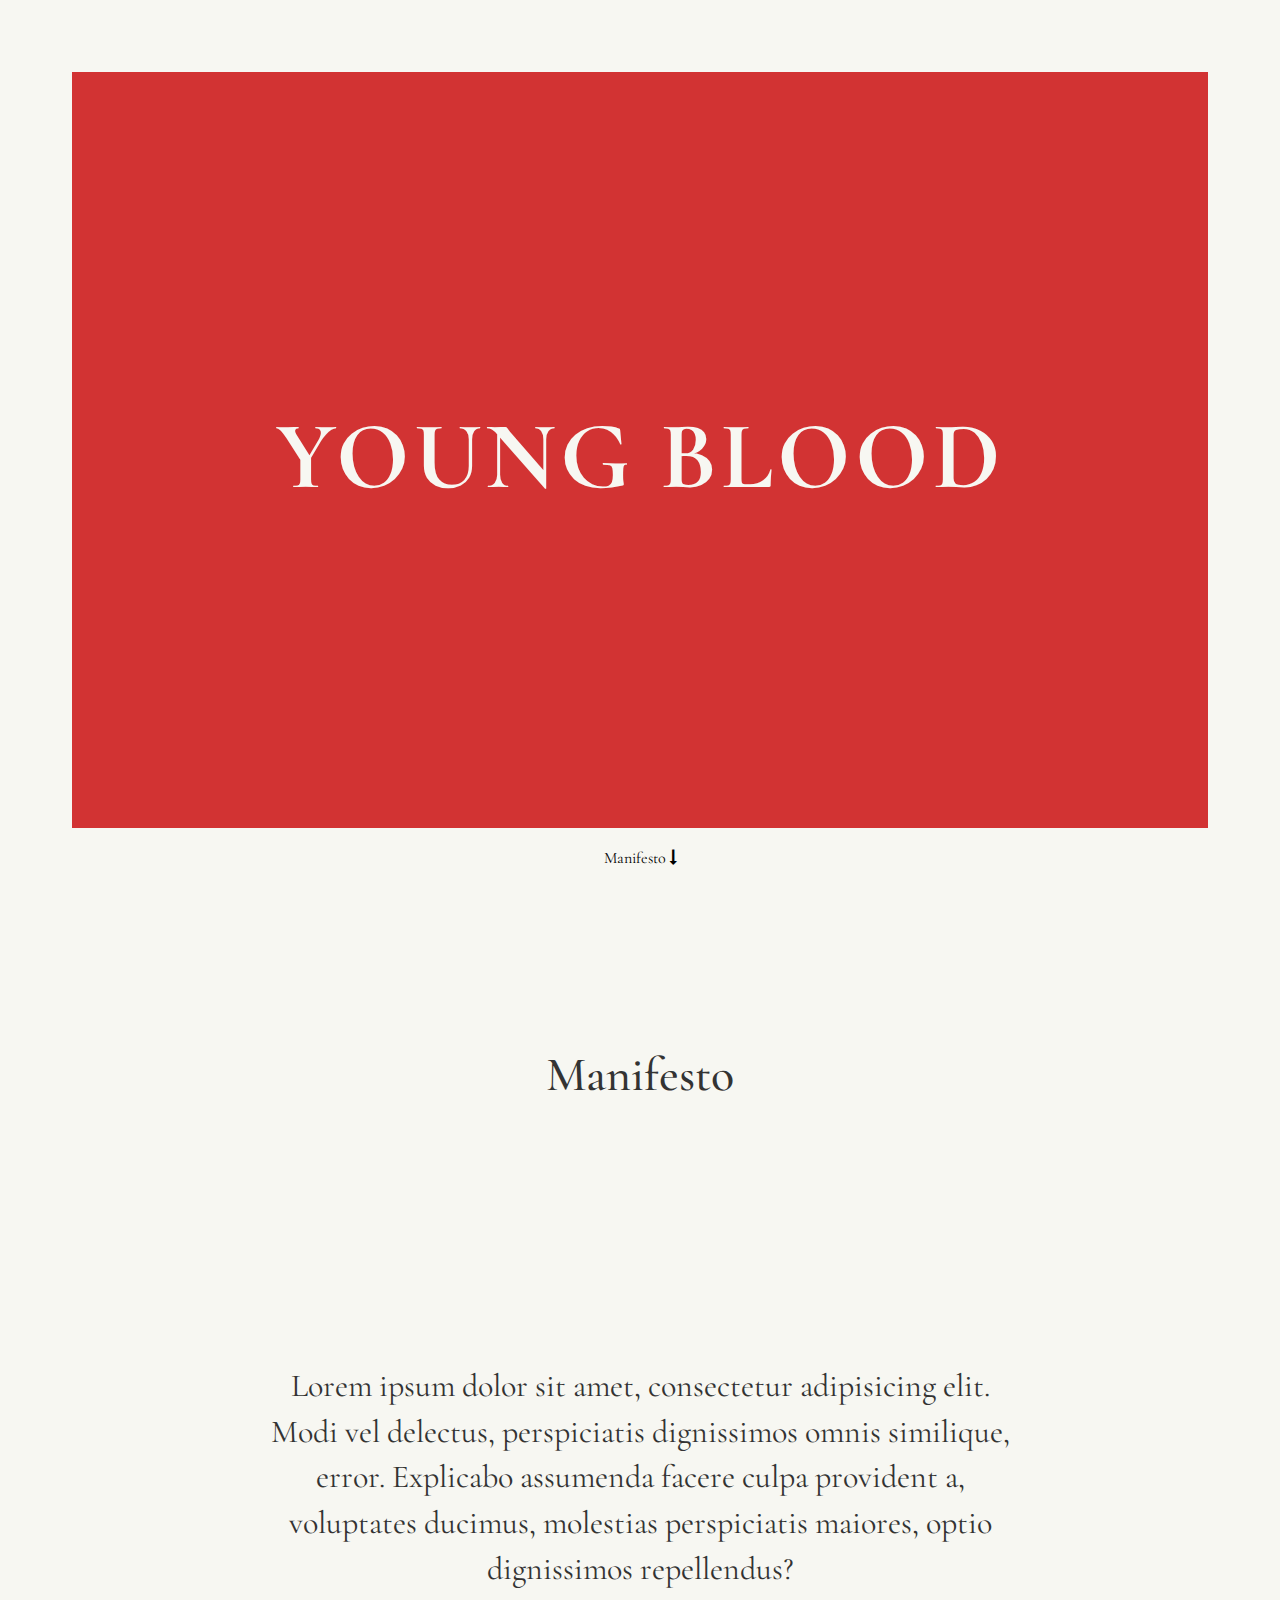
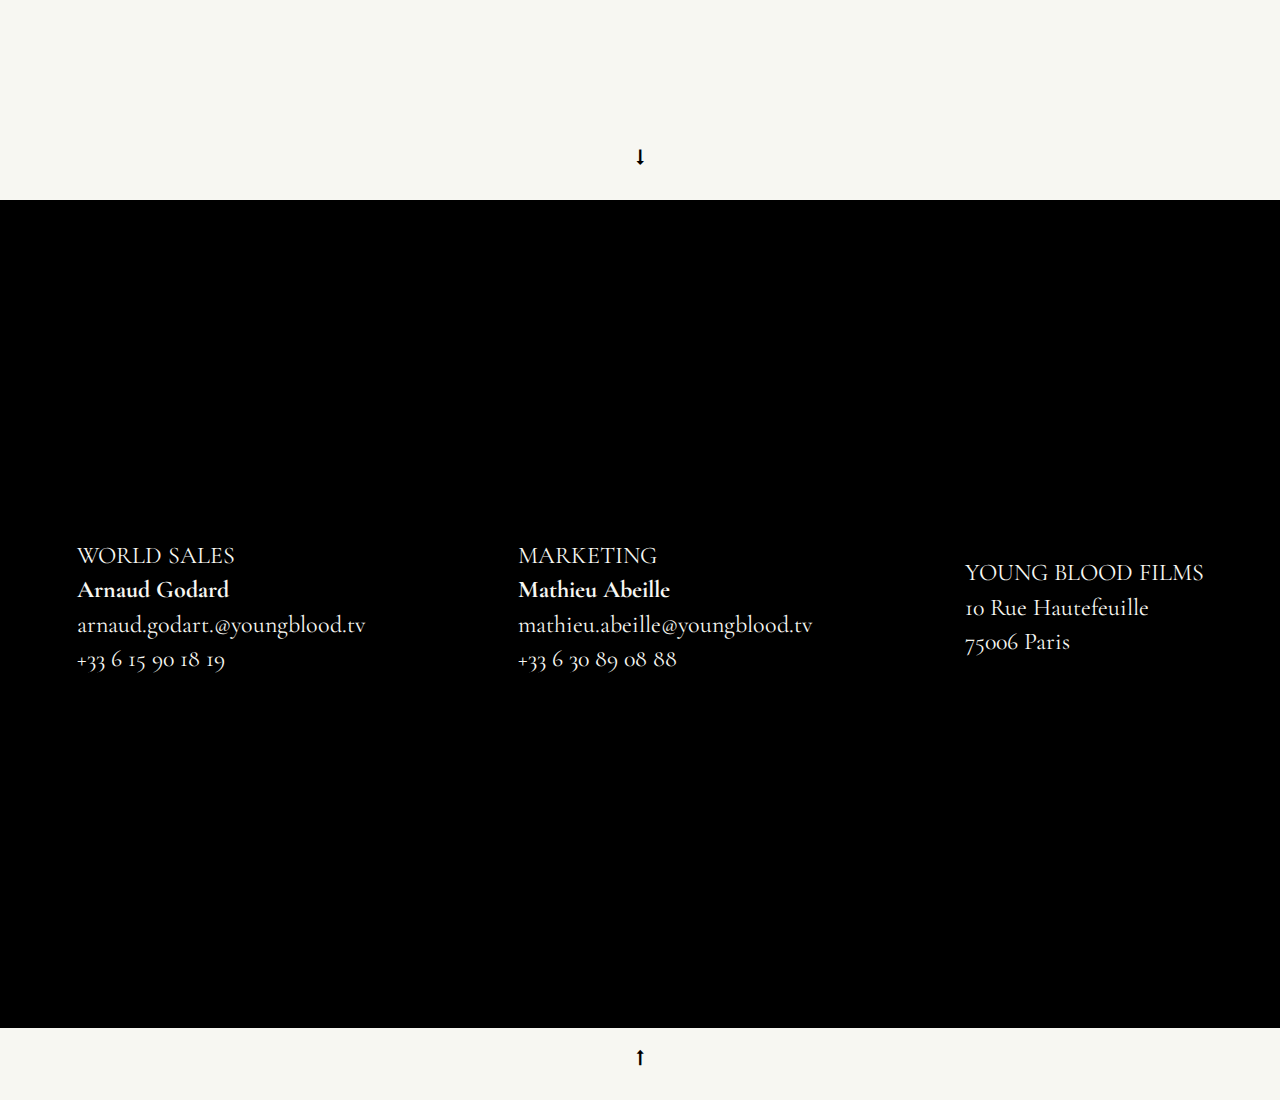
<file: index.html>
<!doctype html>
<html>
  <head>
    <meta charset="utf-8">
    <meta http-equiv="x-ua-compatible" content="ie=edge">
    <meta name="viewport"
          content="width=device-width, initial-scale=1, shrink-to-fit=no">
    <!-- Use the title from a page's frontmatter if it has one -->
    <title>Young Blood Films - World Sales</title>
    <link href="stylesheets/application-6f88d15f.css" rel="stylesheet" />
    <script src="javascripts/application-811b3b9e.js"></script>
    <link href="images/favicon-f15af148.png" rel="icon" type="image/png" />
  </head>
  <body>
    <div id="home">
  <div class="home-content">
    <div class="title shake">
     <h1>YOUNG BLOOD</h1>
    </div>
  </div>

</div>
<div class="scroll">
  <p>
    <a href="#manifesto">
    Manifesto
    <i class="fa fa-long-arrow-down" aria-hidden="true"></i>
  </a>
  </p>
</div>
<div id="manifesto">
  <h2>Manifesto</h2>
  <p>Lorem ipsum dolor sit amet, consectetur adipisicing elit. Modi vel delectus, perspiciatis dignissimos omnis similique, error. Explicabo assumenda facere culpa provident a, voluptates ducimus, molestias perspiciatis maiores, optio dignissimos repellendus?</p>
</div>
<div class="scroll">
  <p>
    <a href="#contact">
    <i class="fa fa-long-arrow-down" aria-hidden="true"></i>
  </a>
  </p>
</div>
<div id="contact">
  <p>WORLD SALES <br/> <b>Arnaud Godard </b><br/>arnaud.godart.@youngblood.tv<br/>+33 6 15 90 18 19</p>
  <p>MARKETING <br/> <b>Mathieu Abeille</b><br/>mathieu.abeille@youngblood.tv<br/>+33 6 30 89 08 88</p>
  <p>YOUNG BLOOD FILMS<br/>
  10 Rue Hautefeuille<br/> 75006 Paris</p>
</div>

<div class="scroll">
  <p>
    <a href="#index">

    <i class="fa fa-long-arrow-up" aria-hidden="true"></i>
  </a>
  </p>
</div>

  </body>
</html>
</file>
<file: stylesheets/application-6f88d15f.css>
@import url("https://fonts.googleapis.com/css?family=Open+Sans:400,300,700|Raleway:400,100,300,700,500");@import url("https://fonts.googleapis.com/css?family=Crimson+Text:400,400i,600,600i,700,700i");@import url("https://fonts.googleapis.com/css?family=Cormorant+Garamond:300,300i,400,400i,500,500i,600,600i,700,700i");/*!
 * Bootstrap v3.3.7 (http://getbootstrap.com)
 * Copyright 2011-2016 Twitter, Inc.
 * Licensed under MIT (https://github.com/twbs/bootstrap/blob/master/LICENSE)
 *//*! normalize.css v3.0.3 | MIT License | github.com/necolas/normalize.css */html{font-family:sans-serif;-ms-text-size-adjust:100%;-webkit-text-size-adjust:100%}body{margin:0}article,aside,details,figcaption,figure,footer,header,hgroup,main,menu,nav,section,summary{display:block}audio,canvas,progress,video{display:inline-block;vertical-align:baseline}audio:not([controls]){display:none;height:0}[hidden],template{display:none}a{background-color:transparent}a:active,a:hover{outline:0}abbr[title]{border-bottom:1px dotted}b,strong{font-weight:bold}dfn{font-style:italic}h1{font-size:2em;margin:0.67em 0}mark{background:#ff0;color:#000}small{font-size:80%}sub,sup{font-size:75%;line-height:0;position:relative;vertical-align:baseline}sup{top:-0.5em}sub{bottom:-0.25em}img{border:0}svg:not(:root){overflow:hidden}figure{margin:1em 40px}hr{-webkit-box-sizing:content-box;box-sizing:content-box;height:0}pre{overflow:auto}code,kbd,pre,samp{font-family:monospace, monospace;font-size:1em}button,input,optgroup,select,textarea{color:inherit;font:inherit;margin:0}button{overflow:visible}button,select{text-transform:none}button,html input[type="button"],input[type="reset"],input[type="submit"]{-webkit-appearance:button;cursor:pointer}button[disabled],html input[disabled]{cursor:default}button::-moz-focus-inner,input::-moz-focus-inner{border:0;padding:0}input{line-height:normal}input[type="checkbox"],input[type="radio"]{-webkit-box-sizing:border-box;box-sizing:border-box;padding:0}input[type="number"]::-webkit-inner-spin-button,input[type="number"]::-webkit-outer-spin-button{height:auto}input[type="search"]{-webkit-appearance:textfield;-webkit-box-sizing:content-box;box-sizing:content-box}input[type="search"]::-webkit-search-cancel-button,input[type="search"]::-webkit-search-decoration{-webkit-appearance:none}fieldset{border:1px solid #c0c0c0;margin:0 2px;padding:0.35em 0.625em 0.75em}legend{border:0;padding:0}textarea{overflow:auto}optgroup{font-weight:bold}table{border-collapse:collapse;border-spacing:0}td,th{padding:0}/*! Source: https://github.com/h5bp/html5-boilerplate/blob/master/src/css/main.css */@media print{*,*:before,*:after{background:transparent !important;color:#000 !important;-webkit-box-shadow:none !important;box-shadow:none !important;text-shadow:none !important}a,a:visited{text-decoration:underline}a[href]:after{content:" (" attr(href) ")"}abbr[title]:after{content:" (" attr(title) ")"}a[href^="#"]:after,a[href^="javascript:"]:after{content:""}pre,blockquote{border:1px solid #999;page-break-inside:avoid}thead{display:table-header-group}tr,img{page-break-inside:avoid}img{max-width:100% !important}p,h2,h3{orphans:3;widows:3}h2,h3{page-break-after:avoid}.navbar{display:none}.btn>.caret,.dropup>.btn>.caret{border-top-color:#000 !important}.label{border:1px solid #000}.table{border-collapse:collapse !important}.table td,.table th{background-color:#fff !important}.table-bordered th,.table-bordered td{border:1px solid #ddd !important}}@font-face{font-family:'Glyphicons Halflings';src:url("../assets/bootstrap/glyphicons-halflings-regular-86b6f62b.eot");src:url("../assets/bootstrap/glyphicons-halflings-regular-86b6f62b.eot?#iefix") format("embedded-opentype"),url("../assets/bootstrap/glyphicons-halflings-regular-ca35b697.woff2") format("woff2"),url("../assets/bootstrap/glyphicons-halflings-regular-278e49a8.woff") format("woff"),url("../assets/bootstrap/glyphicons-halflings-regular-44bc1850.ttf") format("truetype"),url("../assets/bootstrap/glyphicons-halflings-regular-de51a849.svg#glyphicons_halflingsregular") format("svg")}.glyphicon{position:relative;top:1px;display:inline-block;font-family:'Glyphicons Halflings';font-style:normal;font-weight:normal;line-height:1;-webkit-font-smoothing:antialiased;-moz-osx-font-smoothing:grayscale}.glyphicon-asterisk:before{content:"\002a"}.glyphicon-plus:before{content:"\002b"}.glyphicon-euro:before,.glyphicon-eur:before{content:"\20ac"}.glyphicon-minus:before{content:"\2212"}.glyphicon-cloud:before{content:"\2601"}.glyphicon-envelope:before{content:"\2709"}.glyphicon-pencil:before{content:"\270f"}.glyphicon-glass:before{content:"\e001"}.glyphicon-music:before{content:"\e002"}.glyphicon-search:before{content:"\e003"}.glyphicon-heart:before{content:"\e005"}.glyphicon-star:before{content:"\e006"}.glyphicon-star-empty:before{content:"\e007"}.glyphicon-user:before{content:"\e008"}.glyphicon-film:before{content:"\e009"}.glyphicon-th-large:before{content:"\e010"}.glyphicon-th:before{content:"\e011"}.glyphicon-th-list:before{content:"\e012"}.glyphicon-ok:before{content:"\e013"}.glyphicon-remove:before{content:"\e014"}.glyphicon-zoom-in:before{content:"\e015"}.glyphicon-zoom-out:before{content:"\e016"}.glyphicon-off:before{content:"\e017"}.glyphicon-signal:before{content:"\e018"}.glyphicon-cog:before{content:"\e019"}.glyphicon-trash:before{content:"\e020"}.glyphicon-home:before{content:"\e021"}.glyphicon-file:before{content:"\e022"}.glyphicon-time:before{content:"\e023"}.glyphicon-road:before{content:"\e024"}.glyphicon-download-alt:before{content:"\e025"}.glyphicon-download:before{content:"\e026"}.glyphicon-upload:before{content:"\e027"}.glyphicon-inbox:before{content:"\e028"}.glyphicon-play-circle:before{content:"\e029"}.glyphicon-repeat:before{content:"\e030"}.glyphicon-refresh:before{content:"\e031"}.glyphicon-list-alt:before{content:"\e032"}.glyphicon-lock:before{content:"\e033"}.glyphicon-flag:before{content:"\e034"}.glyphicon-headphones:before{content:"\e035"}.glyphicon-volume-off:before{content:"\e036"}.glyphicon-volume-down:before{content:"\e037"}.glyphicon-volume-up:before{content:"\e038"}.glyphicon-qrcode:before{content:"\e039"}.glyphicon-barcode:before{content:"\e040"}.glyphicon-tag:before{content:"\e041"}.glyphicon-tags:before{content:"\e042"}.glyphicon-book:before{content:"\e043"}.glyphicon-bookmark:before{content:"\e044"}.glyphicon-print:before{content:"\e045"}.glyphicon-camera:before{content:"\e046"}.glyphicon-font:before{content:"\e047"}.glyphicon-bold:before{content:"\e048"}.glyphicon-italic:before{content:"\e049"}.glyphicon-text-height:before{content:"\e050"}.glyphicon-text-width:before{content:"\e051"}.glyphicon-align-left:before{content:"\e052"}.glyphicon-align-center:before{content:"\e053"}.glyphicon-align-right:before{content:"\e054"}.glyphicon-align-justify:before{content:"\e055"}.glyphicon-list:before{content:"\e056"}.glyphicon-indent-left:before{content:"\e057"}.glyphicon-indent-right:before{content:"\e058"}.glyphicon-facetime-video:before{content:"\e059"}.glyphicon-picture:before{content:"\e060"}.glyphicon-map-marker:before{content:"\e062"}.glyphicon-adjust:before{content:"\e063"}.glyphicon-tint:before{content:"\e064"}.glyphicon-edit:before{content:"\e065"}.glyphicon-share:before{content:"\e066"}.glyphicon-check:before{content:"\e067"}.glyphicon-move:before{content:"\e068"}.glyphicon-step-backward:before{content:"\e069"}.glyphicon-fast-backward:before{content:"\e070"}.glyphicon-backward:before{content:"\e071"}.glyphicon-play:before{content:"\e072"}.glyphicon-pause:before{content:"\e073"}.glyphicon-stop:before{content:"\e074"}.glyphicon-forward:before{content:"\e075"}.glyphicon-fast-forward:before{content:"\e076"}.glyphicon-step-forward:before{content:"\e077"}.glyphicon-eject:before{content:"\e078"}.glyphicon-chevron-left:before{content:"\e079"}.glyphicon-chevron-right:before{content:"\e080"}.glyphicon-plus-sign:before{content:"\e081"}.glyphicon-minus-sign:before{content:"\e082"}.glyphicon-remove-sign:before{content:"\e083"}.glyphicon-ok-sign:before{content:"\e084"}.glyphicon-question-sign:before{content:"\e085"}.glyphicon-info-sign:before{content:"\e086"}.glyphicon-screenshot:before{content:"\e087"}.glyphicon-remove-circle:before{content:"\e088"}.glyphicon-ok-circle:before{content:"\e089"}.glyphicon-ban-circle:before{content:"\e090"}.glyphicon-arrow-left:before{content:"\e091"}.glyphicon-arrow-right:before{content:"\e092"}.glyphicon-arrow-up:before{content:"\e093"}.glyphicon-arrow-down:before{content:"\e094"}.glyphicon-share-alt:before{content:"\e095"}.glyphicon-resize-full:before{content:"\e096"}.glyphicon-resize-small:before{content:"\e097"}.glyphicon-exclamation-sign:before{content:"\e101"}.glyphicon-gift:before{content:"\e102"}.glyphicon-leaf:before{content:"\e103"}.glyphicon-fire:before{content:"\e104"}.glyphicon-eye-open:before{content:"\e105"}.glyphicon-eye-close:before{content:"\e106"}.glyphicon-warning-sign:before{content:"\e107"}.glyphicon-plane:before{content:"\e108"}.glyphicon-calendar:before{content:"\e109"}.glyphicon-random:before{content:"\e110"}.glyphicon-comment:before{content:"\e111"}.glyphicon-magnet:before{content:"\e112"}.glyphicon-chevron-up:before{content:"\e113"}.glyphicon-chevron-down:before{content:"\e114"}.glyphicon-retweet:before{content:"\e115"}.glyphicon-shopping-cart:before{content:"\e116"}.glyphicon-folder-close:before{content:"\e117"}.glyphicon-folder-open:before{content:"\e118"}.glyphicon-resize-vertical:before{content:"\e119"}.glyphicon-resize-horizontal:before{content:"\e120"}.glyphicon-hdd:before{content:"\e121"}.glyphicon-bullhorn:before{content:"\e122"}.glyphicon-bell:before{content:"\e123"}.glyphicon-certificate:before{content:"\e124"}.glyphicon-thumbs-up:before{content:"\e125"}.glyphicon-thumbs-down:before{content:"\e126"}.glyphicon-hand-right:before{content:"\e127"}.glyphicon-hand-left:before{content:"\e128"}.glyphicon-hand-up:before{content:"\e129"}.glyphicon-hand-down:before{content:"\e130"}.glyphicon-circle-arrow-right:before{content:"\e131"}.glyphicon-circle-arrow-left:before{content:"\e132"}.glyphicon-circle-arrow-up:before{content:"\e133"}.glyphicon-circle-arrow-down:before{content:"\e134"}.glyphicon-globe:before{content:"\e135"}.glyphicon-wrench:before{content:"\e136"}.glyphicon-tasks:before{content:"\e137"}.glyphicon-filter:before{content:"\e138"}.glyphicon-briefcase:before{content:"\e139"}.glyphicon-fullscreen:before{content:"\e140"}.glyphicon-dashboard:before{content:"\e141"}.glyphicon-paperclip:before{content:"\e142"}.glyphicon-heart-empty:before{content:"\e143"}.glyphicon-link:before{content:"\e144"}.glyphicon-phone:before{content:"\e145"}.glyphicon-pushpin:before{content:"\e146"}.glyphicon-usd:before{content:"\e148"}.glyphicon-gbp:before{content:"\e149"}.glyphicon-sort:before{content:"\e150"}.glyphicon-sort-by-alphabet:before{content:"\e151"}.glyphicon-sort-by-alphabet-alt:before{content:"\e152"}.glyphicon-sort-by-order:before{content:"\e153"}.glyphicon-sort-by-order-alt:before{content:"\e154"}.glyphicon-sort-by-attributes:before{content:"\e155"}.glyphicon-sort-by-attributes-alt:before{content:"\e156"}.glyphicon-unchecked:before{content:"\e157"}.glyphicon-expand:before{content:"\e158"}.glyphicon-collapse-down:before{content:"\e159"}.glyphicon-collapse-up:before{content:"\e160"}.glyphicon-log-in:before{content:"\e161"}.glyphicon-flash:before{content:"\e162"}.glyphicon-log-out:before{content:"\e163"}.glyphicon-new-window:before{content:"\e164"}.glyphicon-record:before{content:"\e165"}.glyphicon-save:before{content:"\e166"}.glyphicon-open:before{content:"\e167"}.glyphicon-saved:before{content:"\e168"}.glyphicon-import:before{content:"\e169"}.glyphicon-export:before{content:"\e170"}.glyphicon-send:before{content:"\e171"}.glyphicon-floppy-disk:before{content:"\e172"}.glyphicon-floppy-saved:before{content:"\e173"}.glyphicon-floppy-remove:before{content:"\e174"}.glyphicon-floppy-save:before{content:"\e175"}.glyphicon-floppy-open:before{content:"\e176"}.glyphicon-credit-card:before{content:"\e177"}.glyphicon-transfer:before{content:"\e178"}.glyphicon-cutlery:before{content:"\e179"}.glyphicon-header:before{content:"\e180"}.glyphicon-compressed:before{content:"\e181"}.glyphicon-earphone:before{content:"\e182"}.glyphicon-phone-alt:before{content:"\e183"}.glyphicon-tower:before{content:"\e184"}.glyphicon-stats:before{content:"\e185"}.glyphicon-sd-video:before{content:"\e186"}.glyphicon-hd-video:before{content:"\e187"}.glyphicon-subtitles:before{content:"\e188"}.glyphicon-sound-stereo:before{content:"\e189"}.glyphicon-sound-dolby:before{content:"\e190"}.glyphicon-sound-5-1:before{content:"\e191"}.glyphicon-sound-6-1:before{content:"\e192"}.glyphicon-sound-7-1:before{content:"\e193"}.glyphicon-copyright-mark:before{content:"\e194"}.glyphicon-registration-mark:before{content:"\e195"}.glyphicon-cloud-download:before{content:"\e197"}.glyphicon-cloud-upload:before{content:"\e198"}.glyphicon-tree-conifer:before{content:"\e199"}.glyphicon-tree-deciduous:before{content:"\e200"}.glyphicon-cd:before{content:"\e201"}.glyphicon-save-file:before{content:"\e202"}.glyphicon-open-file:before{content:"\e203"}.glyphicon-level-up:before{content:"\e204"}.glyphicon-copy:before{content:"\e205"}.glyphicon-paste:before{content:"\e206"}.glyphicon-alert:before{content:"\e209"}.glyphicon-equalizer:before{content:"\e210"}.glyphicon-king:before{content:"\e211"}.glyphicon-queen:before{content:"\e212"}.glyphicon-pawn:before{content:"\e213"}.glyphicon-bishop:before{content:"\e214"}.glyphicon-knight:before{content:"\e215"}.glyphicon-baby-formula:before{content:"\e216"}.glyphicon-tent:before{content:"\26fa"}.glyphicon-blackboard:before{content:"\e218"}.glyphicon-bed:before{content:"\e219"}.glyphicon-apple:before{content:"\f8ff"}.glyphicon-erase:before{content:"\e221"}.glyphicon-hourglass:before{content:"\231b"}.glyphicon-lamp:before{content:"\e223"}.glyphicon-duplicate:before{content:"\e224"}.glyphicon-piggy-bank:before{content:"\e225"}.glyphicon-scissors:before{content:"\e226"}.glyphicon-bitcoin:before{content:"\e227"}.glyphicon-btc:before{content:"\e227"}.glyphicon-xbt:before{content:"\e227"}.glyphicon-yen:before{content:"\00a5"}.glyphicon-jpy:before{content:"\00a5"}.glyphicon-ruble:before{content:"\20bd"}.glyphicon-rub:before{content:"\20bd"}.glyphicon-scale:before{content:"\e230"}.glyphicon-ice-lolly:before{content:"\e231"}.glyphicon-ice-lolly-tasted:before{content:"\e232"}.glyphicon-education:before{content:"\e233"}.glyphicon-option-horizontal:before{content:"\e234"}.glyphicon-option-vertical:before{content:"\e235"}.glyphicon-menu-hamburger:before{content:"\e236"}.glyphicon-modal-window:before{content:"\e237"}.glyphicon-oil:before{content:"\e238"}.glyphicon-grain:before{content:"\e239"}.glyphicon-sunglasses:before{content:"\e240"}.glyphicon-text-size:before{content:"\e241"}.glyphicon-text-color:before{content:"\e242"}.glyphicon-text-background:before{content:"\e243"}.glyphicon-object-align-top:before{content:"\e244"}.glyphicon-object-align-bottom:before{content:"\e245"}.glyphicon-object-align-horizontal:before{content:"\e246"}.glyphicon-object-align-left:before{content:"\e247"}.glyphicon-object-align-vertical:before{content:"\e248"}.glyphicon-object-align-right:before{content:"\e249"}.glyphicon-triangle-right:before{content:"\e250"}.glyphicon-triangle-left:before{content:"\e251"}.glyphicon-triangle-bottom:before{content:"\e252"}.glyphicon-triangle-top:before{content:"\e253"}.glyphicon-console:before{content:"\e254"}.glyphicon-superscript:before{content:"\e255"}.glyphicon-subscript:before{content:"\e256"}.glyphicon-menu-left:before{content:"\e257"}.glyphicon-menu-right:before{content:"\e258"}.glyphicon-menu-down:before{content:"\e259"}.glyphicon-menu-up:before{content:"\e260"}*{-webkit-box-sizing:border-box;box-sizing:border-box}*:before,*:after{-webkit-box-sizing:border-box;box-sizing:border-box}html{font-size:10px;-webkit-tap-highlight-color:transparent}body{font-family:"Cormorant Garamond", "Helvetica", "sans-serif";font-size:18px;line-height:1.42857143;color:#333333;background-color:#F7F7F2}input,button,select,textarea{font-family:inherit;font-size:inherit;line-height:inherit}a{color:#469AE0;text-decoration:none}a:hover,a:focus{color:#1f74ba;text-decoration:underline}a:focus{outline:5px auto -webkit-focus-ring-color;outline-offset:-2px}figure{margin:0}img{vertical-align:middle}.img-responsive{display:block;max-width:100%;height:auto}.img-rounded{border-radius:2px}.img-thumbnail{padding:4px;line-height:1.42857143;background-color:#F7F7F2;border:1px solid #ddd;border-radius:2px;-webkit-transition:all 0.2s ease-in-out;transition:all 0.2s ease-in-out;display:inline-block;max-width:100%;height:auto}.img-circle{border-radius:50%}hr{margin-top:25px;margin-bottom:25px;border:0;border-top:1px solid #eeeeee}.sr-only{position:absolute;width:1px;height:1px;margin:-1px;padding:0;overflow:hidden;clip:rect(0, 0, 0, 0);border:0}.sr-only-focusable:active,.sr-only-focusable:focus{position:static;width:auto;height:auto;margin:0;overflow:visible;clip:auto}[role="button"]{cursor:pointer}h1,h2,h3,h4,h5,h6,.h1,.h2,.h3,.h4,.h5,.h6{font-family:"Cormorant Garamond", "Helvetica", "sans-serif";font-weight:500;line-height:1.1;color:inherit}h1 small,h1 .small,h2 small,h2 .small,h3 small,h3 .small,h4 small,h4 .small,h5 small,h5 .small,h6 small,h6 .small,.h1 small,.h1 .small,.h2 small,.h2 .small,.h3 small,.h3 .small,.h4 small,.h4 .small,.h5 small,.h5 .small,.h6 small,.h6 .small{font-weight:normal;line-height:1;color:#777777}h1,.h1,h2,.h2,h3,.h3{margin-top:25px;margin-bottom:12.5px}h1 small,h1 .small,.h1 small,.h1 .small,h2 small,h2 .small,.h2 small,.h2 .small,h3 small,h3 .small,.h3 small,.h3 .small{font-size:65%}h4,.h4,h5,.h5,h6,.h6{margin-top:12.5px;margin-bottom:12.5px}h4 small,h4 .small,.h4 small,.h4 .small,h5 small,h5 .small,.h5 small,.h5 .small,h6 small,h6 .small,.h6 small,.h6 .small{font-size:75%}h1,.h1{font-size:46px}h2,.h2{font-size:38px}h3,.h3{font-size:31px}h4,.h4{font-size:23px}h5,.h5{font-size:18px}h6,.h6{font-size:16px}p{margin:0 0 12.5px}.lead{margin-bottom:25px;font-size:20px;font-weight:300;line-height:1.4}@media (min-width: 768px){.lead{font-size:27px}}small,.small{font-size:88%}mark,.mark{background-color:#fcf8e3;padding:.2em}.text-left{text-align:left}.text-right{text-align:right}.text-center{text-align:center}.text-justify{text-align:justify}.text-nowrap{white-space:nowrap}.text-lowercase{text-transform:lowercase}.text-uppercase,.initialism{text-transform:uppercase}.text-capitalize{text-transform:capitalize}.text-muted{color:#777777}.text-primary{color:#469AE0}a.text-primary:hover,a.text-primary:focus{color:#2381d0}.text-success{color:#3c763d}a.text-success:hover,a.text-success:focus{color:#2b542c}.text-info{color:#31708f}a.text-info:hover,a.text-info:focus{color:#245269}.text-warning{color:#8a6d3b}a.text-warning:hover,a.text-warning:focus{color:#66512c}.text-danger{color:#a94442}a.text-danger:hover,a.text-danger:focus{color:#843534}.bg-primary{color:#fff}.bg-primary{background-color:#469AE0}a.bg-primary:hover,a.bg-primary:focus{background-color:#2381d0}.bg-success{background-color:#dff0d8}a.bg-success:hover,a.bg-success:focus{background-color:#c1e2b3}.bg-info{background-color:#d9edf7}a.bg-info:hover,a.bg-info:focus{background-color:#afd9ee}.bg-warning{background-color:#fcf8e3}a.bg-warning:hover,a.bg-warning:focus{background-color:#f7ecb5}.bg-danger{background-color:#f2dede}a.bg-danger:hover,a.bg-danger:focus{background-color:#e4b9b9}.page-header{padding-bottom:11.5px;margin:50px 0 25px;border-bottom:1px solid #eeeeee}ul,ol{margin-top:0;margin-bottom:12.5px}ul ul,ul ol,ol ul,ol ol{margin-bottom:0}.list-unstyled{padding-left:0;list-style:none}.list-inline{padding-left:0;list-style:none;margin-left:-5px}.list-inline>li{display:inline-block;padding-left:5px;padding-right:5px}dl{margin-top:0;margin-bottom:25px}dt,dd{line-height:1.42857143}dt{font-weight:bold}dd{margin-left:0}.dl-horizontal dd:before,.dl-horizontal dd:after{content:" ";display:table}.dl-horizontal dd:after{clear:both}@media (min-width: 768px){.dl-horizontal dt{float:left;width:160px;clear:left;text-align:right;overflow:hidden;text-overflow:ellipsis;white-space:nowrap}.dl-horizontal dd{margin-left:180px}}abbr[title],abbr[data-original-title]{cursor:help;border-bottom:1px dotted #777777}.initialism{font-size:90%}blockquote{padding:12.5px 25px;margin:0 0 25px;font-size:22.5px;border-left:5px solid #eeeeee}blockquote p:last-child,blockquote ul:last-child,blockquote ol:last-child{margin-bottom:0}blockquote footer,blockquote small,blockquote .small{display:block;font-size:80%;line-height:1.42857143;color:#777777}blockquote footer:before,blockquote small:before,blockquote .small:before{content:'\2014 \00A0'}.blockquote-reverse,blockquote.pull-right{padding-right:15px;padding-left:0;border-right:5px solid #eeeeee;border-left:0;text-align:right}.blockquote-reverse footer:before,.blockquote-reverse small:before,.blockquote-reverse .small:before,blockquote.pull-right footer:before,blockquote.pull-right small:before,blockquote.pull-right .small:before{content:''}.blockquote-reverse footer:after,.blockquote-reverse small:after,.blockquote-reverse .small:after,blockquote.pull-right footer:after,blockquote.pull-right small:after,blockquote.pull-right .small:after{content:'\00A0 \2014'}address{margin-bottom:25px;font-style:normal;line-height:1.42857143}code,kbd,pre,samp{font-family:Menlo, Monaco, Consolas, "Courier New", monospace}code{padding:2px 4px;font-size:90%;color:#c7254e;background-color:#f9f2f4;border-radius:2px}kbd{padding:2px 4px;font-size:90%;color:#fff;background-color:#333;border-radius:2px;-webkit-box-shadow:inset 0 -1px 0 rgba(0,0,0,0.25);box-shadow:inset 0 -1px 0 rgba(0,0,0,0.25)}kbd kbd{padding:0;font-size:100%;font-weight:bold;-webkit-box-shadow:none;box-shadow:none}pre{display:block;padding:12px;margin:0 0 12.5px;font-size:17px;line-height:1.42857143;word-break:break-all;word-wrap:break-word;color:#333333;background-color:#f5f5f5;border:1px solid #ccc;border-radius:2px}pre code{padding:0;font-size:inherit;color:inherit;white-space:pre-wrap;background-color:transparent;border-radius:0}.pre-scrollable{max-height:340px;overflow-y:scroll}.container{margin-right:auto;margin-left:auto;padding-left:15px;padding-right:15px}.container:before,.container:after{content:" ";display:table}.container:after{clear:both}@media (min-width: 768px){.container{width:750px}}@media (min-width: 992px){.container{width:970px}}@media (min-width: 1200px){.container{width:1170px}}.container-fluid{margin-right:auto;margin-left:auto;padding-left:15px;padding-right:15px}.container-fluid:before,.container-fluid:after{content:" ";display:table}.container-fluid:after{clear:both}.row{margin-left:-15px;margin-right:-15px}.row:before,.row:after{content:" ";display:table}.row:after{clear:both}.col-xs-1,.col-sm-1,.col-md-1,.col-lg-1,.col-xs-2,.col-sm-2,.col-md-2,.col-lg-2,.col-xs-3,.col-sm-3,.col-md-3,.col-lg-3,.col-xs-4,.col-sm-4,.col-md-4,.col-lg-4,.col-xs-5,.col-sm-5,.col-md-5,.col-lg-5,.col-xs-6,.col-sm-6,.col-md-6,.col-lg-6,.col-xs-7,.col-sm-7,.col-md-7,.col-lg-7,.col-xs-8,.col-sm-8,.col-md-8,.col-lg-8,.col-xs-9,.col-sm-9,.col-md-9,.col-lg-9,.col-xs-10,.col-sm-10,.col-md-10,.col-lg-10,.col-xs-11,.col-sm-11,.col-md-11,.col-lg-11,.col-xs-12,.col-sm-12,.col-md-12,.col-lg-12{position:relative;min-height:1px;padding-left:15px;padding-right:15px}.col-xs-1,.col-xs-2,.col-xs-3,.col-xs-4,.col-xs-5,.col-xs-6,.col-xs-7,.col-xs-8,.col-xs-9,.col-xs-10,.col-xs-11,.col-xs-12{float:left}.col-xs-1{width:8.33333333%}.col-xs-2{width:16.66666667%}.col-xs-3{width:25%}.col-xs-4{width:33.33333333%}.col-xs-5{width:41.66666667%}.col-xs-6{width:50%}.col-xs-7{width:58.33333333%}.col-xs-8{width:66.66666667%}.col-xs-9{width:75%}.col-xs-10{width:83.33333333%}.col-xs-11{width:91.66666667%}.col-xs-12{width:100%}.col-xs-pull-0{right:auto}.col-xs-pull-1{right:8.33333333%}.col-xs-pull-2{right:16.66666667%}.col-xs-pull-3{right:25%}.col-xs-pull-4{right:33.33333333%}.col-xs-pull-5{right:41.66666667%}.col-xs-pull-6{right:50%}.col-xs-pull-7{right:58.33333333%}.col-xs-pull-8{right:66.66666667%}.col-xs-pull-9{right:75%}.col-xs-pull-10{right:83.33333333%}.col-xs-pull-11{right:91.66666667%}.col-xs-pull-12{right:100%}.col-xs-push-0{left:auto}.col-xs-push-1{left:8.33333333%}.col-xs-push-2{left:16.66666667%}.col-xs-push-3{left:25%}.col-xs-push-4{left:33.33333333%}.col-xs-push-5{left:41.66666667%}.col-xs-push-6{left:50%}.col-xs-push-7{left:58.33333333%}.col-xs-push-8{left:66.66666667%}.col-xs-push-9{left:75%}.col-xs-push-10{left:83.33333333%}.col-xs-push-11{left:91.66666667%}.col-xs-push-12{left:100%}.col-xs-offset-0{margin-left:0%}.col-xs-offset-1{margin-left:8.33333333%}.col-xs-offset-2{margin-left:16.66666667%}.col-xs-offset-3{margin-left:25%}.col-xs-offset-4{margin-left:33.33333333%}.col-xs-offset-5{margin-left:41.66666667%}.col-xs-offset-6{margin-left:50%}.col-xs-offset-7{margin-left:58.33333333%}.col-xs-offset-8{margin-left:66.66666667%}.col-xs-offset-9{margin-left:75%}.col-xs-offset-10{margin-left:83.33333333%}.col-xs-offset-11{margin-left:91.66666667%}.col-xs-offset-12{margin-left:100%}@media (min-width: 768px){.col-sm-1,.col-sm-2,.col-sm-3,.col-sm-4,.col-sm-5,.col-sm-6,.col-sm-7,.col-sm-8,.col-sm-9,.col-sm-10,.col-sm-11,.col-sm-12{float:left}.col-sm-1{width:8.33333333%}.col-sm-2{width:16.66666667%}.col-sm-3{width:25%}.col-sm-4{width:33.33333333%}.col-sm-5{width:41.66666667%}.col-sm-6{width:50%}.col-sm-7{width:58.33333333%}.col-sm-8{width:66.66666667%}.col-sm-9{width:75%}.col-sm-10{width:83.33333333%}.col-sm-11{width:91.66666667%}.col-sm-12{width:100%}.col-sm-pull-0{right:auto}.col-sm-pull-1{right:8.33333333%}.col-sm-pull-2{right:16.66666667%}.col-sm-pull-3{right:25%}.col-sm-pull-4{right:33.33333333%}.col-sm-pull-5{right:41.66666667%}.col-sm-pull-6{right:50%}.col-sm-pull-7{right:58.33333333%}.col-sm-pull-8{right:66.66666667%}.col-sm-pull-9{right:75%}.col-sm-pull-10{right:83.33333333%}.col-sm-pull-11{right:91.66666667%}.col-sm-pull-12{right:100%}.col-sm-push-0{left:auto}.col-sm-push-1{left:8.33333333%}.col-sm-push-2{left:16.66666667%}.col-sm-push-3{left:25%}.col-sm-push-4{left:33.33333333%}.col-sm-push-5{left:41.66666667%}.col-sm-push-6{left:50%}.col-sm-push-7{left:58.33333333%}.col-sm-push-8{left:66.66666667%}.col-sm-push-9{left:75%}.col-sm-push-10{left:83.33333333%}.col-sm-push-11{left:91.66666667%}.col-sm-push-12{left:100%}.col-sm-offset-0{margin-left:0%}.col-sm-offset-1{margin-left:8.33333333%}.col-sm-offset-2{margin-left:16.66666667%}.col-sm-offset-3{margin-left:25%}.col-sm-offset-4{margin-left:33.33333333%}.col-sm-offset-5{margin-left:41.66666667%}.col-sm-offset-6{margin-left:50%}.col-sm-offset-7{margin-left:58.33333333%}.col-sm-offset-8{margin-left:66.66666667%}.col-sm-offset-9{margin-left:75%}.col-sm-offset-10{margin-left:83.33333333%}.col-sm-offset-11{margin-left:91.66666667%}.col-sm-offset-12{margin-left:100%}}@media (min-width: 992px){.col-md-1,.col-md-2,.col-md-3,.col-md-4,.col-md-5,.col-md-6,.col-md-7,.col-md-8,.col-md-9,.col-md-10,.col-md-11,.col-md-12{float:left}.col-md-1{width:8.33333333%}.col-md-2{width:16.66666667%}.col-md-3{width:25%}.col-md-4{width:33.33333333%}.col-md-5{width:41.66666667%}.col-md-6{width:50%}.col-md-7{width:58.33333333%}.col-md-8{width:66.66666667%}.col-md-9{width:75%}.col-md-10{width:83.33333333%}.col-md-11{width:91.66666667%}.col-md-12{width:100%}.col-md-pull-0{right:auto}.col-md-pull-1{right:8.33333333%}.col-md-pull-2{right:16.66666667%}.col-md-pull-3{right:25%}.col-md-pull-4{right:33.33333333%}.col-md-pull-5{right:41.66666667%}.col-md-pull-6{right:50%}.col-md-pull-7{right:58.33333333%}.col-md-pull-8{right:66.66666667%}.col-md-pull-9{right:75%}.col-md-pull-10{right:83.33333333%}.col-md-pull-11{right:91.66666667%}.col-md-pull-12{right:100%}.col-md-push-0{left:auto}.col-md-push-1{left:8.33333333%}.col-md-push-2{left:16.66666667%}.col-md-push-3{left:25%}.col-md-push-4{left:33.33333333%}.col-md-push-5{left:41.66666667%}.col-md-push-6{left:50%}.col-md-push-7{left:58.33333333%}.col-md-push-8{left:66.66666667%}.col-md-push-9{left:75%}.col-md-push-10{left:83.33333333%}.col-md-push-11{left:91.66666667%}.col-md-push-12{left:100%}.col-md-offset-0{margin-left:0%}.col-md-offset-1{margin-left:8.33333333%}.col-md-offset-2{margin-left:16.66666667%}.col-md-offset-3{margin-left:25%}.col-md-offset-4{margin-left:33.33333333%}.col-md-offset-5{margin-left:41.66666667%}.col-md-offset-6{margin-left:50%}.col-md-offset-7{margin-left:58.33333333%}.col-md-offset-8{margin-left:66.66666667%}.col-md-offset-9{margin-left:75%}.col-md-offset-10{margin-left:83.33333333%}.col-md-offset-11{margin-left:91.66666667%}.col-md-offset-12{margin-left:100%}}@media (min-width: 1200px){.col-lg-1,.col-lg-2,.col-lg-3,.col-lg-4,.col-lg-5,.col-lg-6,.col-lg-7,.col-lg-8,.col-lg-9,.col-lg-10,.col-lg-11,.col-lg-12{float:left}.col-lg-1{width:8.33333333%}.col-lg-2{width:16.66666667%}.col-lg-3{width:25%}.col-lg-4{width:33.33333333%}.col-lg-5{width:41.66666667%}.col-lg-6{width:50%}.col-lg-7{width:58.33333333%}.col-lg-8{width:66.66666667%}.col-lg-9{width:75%}.col-lg-10{width:83.33333333%}.col-lg-11{width:91.66666667%}.col-lg-12{width:100%}.col-lg-pull-0{right:auto}.col-lg-pull-1{right:8.33333333%}.col-lg-pull-2{right:16.66666667%}.col-lg-pull-3{right:25%}.col-lg-pull-4{right:33.33333333%}.col-lg-pull-5{right:41.66666667%}.col-lg-pull-6{right:50%}.col-lg-pull-7{right:58.33333333%}.col-lg-pull-8{right:66.66666667%}.col-lg-pull-9{right:75%}.col-lg-pull-10{right:83.33333333%}.col-lg-pull-11{right:91.66666667%}.col-lg-pull-12{right:100%}.col-lg-push-0{left:auto}.col-lg-push-1{left:8.33333333%}.col-lg-push-2{left:16.66666667%}.col-lg-push-3{left:25%}.col-lg-push-4{left:33.33333333%}.col-lg-push-5{left:41.66666667%}.col-lg-push-6{left:50%}.col-lg-push-7{left:58.33333333%}.col-lg-push-8{left:66.66666667%}.col-lg-push-9{left:75%}.col-lg-push-10{left:83.33333333%}.col-lg-push-11{left:91.66666667%}.col-lg-push-12{left:100%}.col-lg-offset-0{margin-left:0%}.col-lg-offset-1{margin-left:8.33333333%}.col-lg-offset-2{margin-left:16.66666667%}.col-lg-offset-3{margin-left:25%}.col-lg-offset-4{margin-left:33.33333333%}.col-lg-offset-5{margin-left:41.66666667%}.col-lg-offset-6{margin-left:50%}.col-lg-offset-7{margin-left:58.33333333%}.col-lg-offset-8{margin-left:66.66666667%}.col-lg-offset-9{margin-left:75%}.col-lg-offset-10{margin-left:83.33333333%}.col-lg-offset-11{margin-left:91.66666667%}.col-lg-offset-12{margin-left:100%}}table{background-color:transparent}caption{padding-top:8px;padding-bottom:8px;color:#777777;text-align:left}th{text-align:left}.table{width:100%;max-width:100%;margin-bottom:25px}.table>thead>tr>th,.table>thead>tr>td,.table>tbody>tr>th,.table>tbody>tr>td,.table>tfoot>tr>th,.table>tfoot>tr>td{padding:8px;line-height:1.42857143;vertical-align:top;border-top:1px solid #ddd}.table>thead>tr>th{vertical-align:bottom;border-bottom:2px solid #ddd}.table>caption+thead>tr:first-child>th,.table>caption+thead>tr:first-child>td,.table>colgroup+thead>tr:first-child>th,.table>colgroup+thead>tr:first-child>td,.table>thead:first-child>tr:first-child>th,.table>thead:first-child>tr:first-child>td{border-top:0}.table>tbody+tbody{border-top:2px solid #ddd}.table .table{background-color:#F7F7F2}.table-condensed>thead>tr>th,.table-condensed>thead>tr>td,.table-condensed>tbody>tr>th,.table-condensed>tbody>tr>td,.table-condensed>tfoot>tr>th,.table-condensed>tfoot>tr>td{padding:5px}.table-bordered{border:1px solid #ddd}.table-bordered>thead>tr>th,.table-bordered>thead>tr>td,.table-bordered>tbody>tr>th,.table-bordered>tbody>tr>td,.table-bordered>tfoot>tr>th,.table-bordered>tfoot>tr>td{border:1px solid #ddd}.table-bordered>thead>tr>th,.table-bordered>thead>tr>td{border-bottom-width:2px}.table-striped>tbody>tr:nth-of-type(odd){background-color:#f9f9f9}.table-hover>tbody>tr:hover{background-color:#f5f5f5}table col[class*="col-"]{position:static;float:none;display:table-column}table td[class*="col-"],table th[class*="col-"]{position:static;float:none;display:table-cell}.table>thead>tr>td.active,.table>thead>tr>th.active,.table>thead>tr.active>td,.table>thead>tr.active>th,.table>tbody>tr>td.active,.table>tbody>tr>th.active,.table>tbody>tr.active>td,.table>tbody>tr.active>th,.table>tfoot>tr>td.active,.table>tfoot>tr>th.active,.table>tfoot>tr.active>td,.table>tfoot>tr.active>th{background-color:#f5f5f5}.table-hover>tbody>tr>td.active:hover,.table-hover>tbody>tr>th.active:hover,.table-hover>tbody>tr.active:hover>td,.table-hover>tbody>tr:hover>.active,.table-hover>tbody>tr.active:hover>th{background-color:#e8e8e8}.table>thead>tr>td.success,.table>thead>tr>th.success,.table>thead>tr.success>td,.table>thead>tr.success>th,.table>tbody>tr>td.success,.table>tbody>tr>th.success,.table>tbody>tr.success>td,.table>tbody>tr.success>th,.table>tfoot>tr>td.success,.table>tfoot>tr>th.success,.table>tfoot>tr.success>td,.table>tfoot>tr.success>th{background-color:#dff0d8}.table-hover>tbody>tr>td.success:hover,.table-hover>tbody>tr>th.success:hover,.table-hover>tbody>tr.success:hover>td,.table-hover>tbody>tr:hover>.success,.table-hover>tbody>tr.success:hover>th{background-color:#d0e9c6}.table>thead>tr>td.info,.table>thead>tr>th.info,.table>thead>tr.info>td,.table>thead>tr.info>th,.table>tbody>tr>td.info,.table>tbody>tr>th.info,.table>tbody>tr.info>td,.table>tbody>tr.info>th,.table>tfoot>tr>td.info,.table>tfoot>tr>th.info,.table>tfoot>tr.info>td,.table>tfoot>tr.info>th{background-color:#d9edf7}.table-hover>tbody>tr>td.info:hover,.table-hover>tbody>tr>th.info:hover,.table-hover>tbody>tr.info:hover>td,.table-hover>tbody>tr:hover>.info,.table-hover>tbody>tr.info:hover>th{background-color:#c4e3f3}.table>thead>tr>td.warning,.table>thead>tr>th.warning,.table>thead>tr.warning>td,.table>thead>tr.warning>th,.table>tbody>tr>td.warning,.table>tbody>tr>th.warning,.table>tbody>tr.warning>td,.table>tbody>tr.warning>th,.table>tfoot>tr>td.warning,.table>tfoot>tr>th.warning,.table>tfoot>tr.warning>td,.table>tfoot>tr.warning>th{background-color:#fcf8e3}.table-hover>tbody>tr>td.warning:hover,.table-hover>tbody>tr>th.warning:hover,.table-hover>tbody>tr.warning:hover>td,.table-hover>tbody>tr:hover>.warning,.table-hover>tbody>tr.warning:hover>th{background-color:#faf2cc}.table>thead>tr>td.danger,.table>thead>tr>th.danger,.table>thead>tr.danger>td,.table>thead>tr.danger>th,.table>tbody>tr>td.danger,.table>tbody>tr>th.danger,.table>tbody>tr.danger>td,.table>tbody>tr.danger>th,.table>tfoot>tr>td.danger,.table>tfoot>tr>th.danger,.table>tfoot>tr.danger>td,.table>tfoot>tr.danger>th{background-color:#f2dede}.table-hover>tbody>tr>td.danger:hover,.table-hover>tbody>tr>th.danger:hover,.table-hover>tbody>tr.danger:hover>td,.table-hover>tbody>tr:hover>.danger,.table-hover>tbody>tr.danger:hover>th{background-color:#ebcccc}.table-responsive{overflow-x:auto;min-height:0.01%}@media screen and (max-width: 767px){.table-responsive{width:100%;margin-bottom:18.75px;overflow-y:hidden;-ms-overflow-style:-ms-autohiding-scrollbar;border:1px solid #ddd}.table-responsive>.table{margin-bottom:0}.table-responsive>.table>thead>tr>th,.table-responsive>.table>thead>tr>td,.table-responsive>.table>tbody>tr>th,.table-responsive>.table>tbody>tr>td,.table-responsive>.table>tfoot>tr>th,.table-responsive>.table>tfoot>tr>td{white-space:nowrap}.table-responsive>.table-bordered{border:0}.table-responsive>.table-bordered>thead>tr>th:first-child,.table-responsive>.table-bordered>thead>tr>td:first-child,.table-responsive>.table-bordered>tbody>tr>th:first-child,.table-responsive>.table-bordered>tbody>tr>td:first-child,.table-responsive>.table-bordered>tfoot>tr>th:first-child,.table-responsive>.table-bordered>tfoot>tr>td:first-child{border-left:0}.table-responsive>.table-bordered>thead>tr>th:last-child,.table-responsive>.table-bordered>thead>tr>td:last-child,.table-responsive>.table-bordered>tbody>tr>th:last-child,.table-responsive>.table-bordered>tbody>tr>td:last-child,.table-responsive>.table-bordered>tfoot>tr>th:last-child,.table-responsive>.table-bordered>tfoot>tr>td:last-child{border-right:0}.table-responsive>.table-bordered>tbody>tr:last-child>th,.table-responsive>.table-bordered>tbody>tr:last-child>td,.table-responsive>.table-bordered>tfoot>tr:last-child>th,.table-responsive>.table-bordered>tfoot>tr:last-child>td{border-bottom:0}}fieldset{padding:0;margin:0;border:0;min-width:0}legend{display:block;width:100%;padding:0;margin-bottom:25px;font-size:27px;line-height:inherit;color:#333333;border:0;border-bottom:1px solid #e5e5e5}label{display:inline-block;max-width:100%;margin-bottom:5px;font-weight:bold}input[type="search"]{-webkit-box-sizing:border-box;box-sizing:border-box}input[type="radio"],input[type="checkbox"]{margin:4px 0 0;margin-top:1px \9;line-height:normal}input[type="file"]{display:block}input[type="range"]{display:block;width:100%}select[multiple],select[size]{height:auto}input[type="file"]:focus,input[type="radio"]:focus,input[type="checkbox"]:focus{outline:5px auto -webkit-focus-ring-color;outline-offset:-2px}output{display:block;padding-top:7px;font-size:18px;line-height:1.42857143;color:#000000}.form-control{display:block;width:100%;height:39px;padding:6px 12px;font-size:18px;line-height:1.42857143;color:#000000;background-color:#fff;background-image:none;border:1px solid #ccc;border-radius:2px;-webkit-box-shadow:inset 0 1px 1px rgba(0,0,0,0.075);box-shadow:inset 0 1px 1px rgba(0,0,0,0.075);-webkit-transition:border-color ease-in-out 0.15s, box-shadow ease-in-out 0.15s;-webkit-transition:border-color ease-in-out 0.15s, -webkit-box-shadow ease-in-out 0.15s;transition:border-color ease-in-out 0.15s, -webkit-box-shadow ease-in-out 0.15s;transition:border-color ease-in-out 0.15s, box-shadow ease-in-out 0.15s;transition:border-color ease-in-out 0.15s, box-shadow ease-in-out 0.15s, -webkit-box-shadow ease-in-out 0.15s}.form-control:focus{border-color:#66afe9;outline:0;-webkit-box-shadow:inset 0 1px 1px rgba(0,0,0,0.075),0 0 8px rgba(102,175,233,0.6);box-shadow:inset 0 1px 1px rgba(0,0,0,0.075),0 0 8px rgba(102,175,233,0.6)}.form-control::-moz-placeholder{color:#999;opacity:1}.form-control:-ms-input-placeholder{color:#999}.form-control::-webkit-input-placeholder{color:#999}.form-control::-ms-expand{border:0;background-color:transparent}.form-control[disabled],.form-control[readonly],fieldset[disabled] .form-control{background-color:#eeeeee;opacity:1}.form-control[disabled],fieldset[disabled] .form-control{cursor:not-allowed}textarea.form-control{height:auto}input[type="search"]{-webkit-appearance:none}@media screen and (-webkit-min-device-pixel-ratio: 0){input[type="date"].form-control,input[type="time"].form-control,input[type="datetime-local"].form-control,input[type="month"].form-control{line-height:39px}input[type="date"].input-sm,.input-group-sm>input[type="date"].form-control,.input-group-sm>input[type="date"].input-group-addon,.input-group-sm>.input-group-btn>input[type="date"].btn,.input-group-sm input[type="date"],input[type="time"].input-sm,.input-group-sm>input[type="time"].form-control,.input-group-sm>input[type="time"].input-group-addon,.input-group-sm>.input-group-btn>input[type="time"].btn,.input-group-sm input[type="time"],input[type="datetime-local"].input-sm,.input-group-sm>input[type="datetime-local"].form-control,.input-group-sm>input[type="datetime-local"].input-group-addon,.input-group-sm>.input-group-btn>input[type="datetime-local"].btn,.input-group-sm input[type="datetime-local"],input[type="month"].input-sm,.input-group-sm>input[type="month"].form-control,.input-group-sm>input[type="month"].input-group-addon,.input-group-sm>.input-group-btn>input[type="month"].btn,.input-group-sm input[type="month"]{line-height:36px}input[type="date"].input-lg,.input-group-lg>input[type="date"].form-control,.input-group-lg>input[type="date"].input-group-addon,.input-group-lg>.input-group-btn>input[type="date"].btn,.input-group-lg input[type="date"],input[type="time"].input-lg,.input-group-lg>input[type="time"].form-control,.input-group-lg>input[type="time"].input-group-addon,.input-group-lg>.input-group-btn>input[type="time"].btn,.input-group-lg input[type="time"],input[type="datetime-local"].input-lg,.input-group-lg>input[type="datetime-local"].form-control,.input-group-lg>input[type="datetime-local"].input-group-addon,.input-group-lg>.input-group-btn>input[type="datetime-local"].btn,.input-group-lg input[type="datetime-local"],input[type="month"].input-lg,.input-group-lg>input[type="month"].form-control,.input-group-lg>input[type="month"].input-group-addon,.input-group-lg>.input-group-btn>input[type="month"].btn,.input-group-lg input[type="month"]{line-height:53px}}.form-group{margin-bottom:15px}.radio,.checkbox{position:relative;display:block;margin-top:10px;margin-bottom:10px}.radio label,.checkbox label{min-height:25px;padding-left:20px;margin-bottom:0;font-weight:normal;cursor:pointer}.radio input[type="radio"],.radio-inline input[type="radio"],.checkbox input[type="checkbox"],.checkbox-inline input[type="checkbox"]{position:absolute;margin-left:-20px;margin-top:4px \9}.radio+.radio,.checkbox+.checkbox{margin-top:-5px}.radio-inline,.checkbox-inline{position:relative;display:inline-block;padding-left:20px;margin-bottom:0;vertical-align:middle;font-weight:normal;cursor:pointer}.radio-inline+.radio-inline,.checkbox-inline+.checkbox-inline{margin-top:0;margin-left:10px}input[type="radio"][disabled],input[type="radio"].disabled,fieldset[disabled] input[type="radio"],input[type="checkbox"][disabled],input[type="checkbox"].disabled,fieldset[disabled] input[type="checkbox"]{cursor:not-allowed}.radio-inline.disabled,fieldset[disabled] .radio-inline,.checkbox-inline.disabled,fieldset[disabled] .checkbox-inline{cursor:not-allowed}.radio.disabled label,fieldset[disabled] .radio label,.checkbox.disabled label,fieldset[disabled] .checkbox label{cursor:not-allowed}.form-control-static{padding-top:7px;padding-bottom:7px;margin-bottom:0;min-height:43px}.form-control-static.input-lg,.input-group-lg>.form-control-static.form-control,.input-group-lg>.form-control-static.input-group-addon,.input-group-lg>.input-group-btn>.form-control-static.btn,.form-control-static.input-sm,.input-group-sm>.form-control-static.form-control,.input-group-sm>.form-control-static.input-group-addon,.input-group-sm>.input-group-btn>.form-control-static.btn{padding-left:0;padding-right:0}.input-sm,.input-group-sm>.form-control,.input-group-sm>.input-group-addon,.input-group-sm>.input-group-btn>.btn{height:36px;padding:5px 10px;font-size:16px;line-height:1.5;border-radius:2px}select.input-sm,.input-group-sm>select.form-control,.input-group-sm>select.input-group-addon,.input-group-sm>.input-group-btn>select.btn{height:36px;line-height:36px}textarea.input-sm,.input-group-sm>textarea.form-control,.input-group-sm>textarea.input-group-addon,.input-group-sm>.input-group-btn>textarea.btn,select[multiple].input-sm,.input-group-sm>select[multiple].form-control,.input-group-sm>select[multiple].input-group-addon,.input-group-sm>.input-group-btn>select[multiple].btn{height:auto}.form-group-sm .form-control{height:36px;padding:5px 10px;font-size:16px;line-height:1.5;border-radius:2px}.form-group-sm select.form-control{height:36px;line-height:36px}.form-group-sm textarea.form-control,.form-group-sm select[multiple].form-control{height:auto}.form-group-sm .form-control-static{height:36px;min-height:41px;padding:6px 10px;font-size:16px;line-height:1.5}.input-lg,.input-group-lg>.form-control,.input-group-lg>.input-group-addon,.input-group-lg>.input-group-btn>.btn{height:53px;padding:10px 16px;font-size:23px;line-height:1.3333333;border-radius:2px}select.input-lg,.input-group-lg>select.form-control,.input-group-lg>select.input-group-addon,.input-group-lg>.input-group-btn>select.btn{height:53px;line-height:53px}textarea.input-lg,.input-group-lg>textarea.form-control,.input-group-lg>textarea.input-group-addon,.input-group-lg>.input-group-btn>textarea.btn,select[multiple].input-lg,.input-group-lg>select[multiple].form-control,.input-group-lg>select[multiple].input-group-addon,.input-group-lg>.input-group-btn>select[multiple].btn{height:auto}.form-group-lg .form-control{height:53px;padding:10px 16px;font-size:23px;line-height:1.3333333;border-radius:2px}.form-group-lg select.form-control{height:53px;line-height:53px}.form-group-lg textarea.form-control,.form-group-lg select[multiple].form-control{height:auto}.form-group-lg .form-control-static{height:53px;min-height:48px;padding:11px 16px;font-size:23px;line-height:1.3333333}.has-feedback{position:relative}.has-feedback .form-control{padding-right:48.75px}.form-control-feedback{position:absolute;top:0;right:0;z-index:2;display:block;width:39px;height:39px;line-height:39px;text-align:center;pointer-events:none}.input-lg+.form-control-feedback,.input-group-lg>.form-control+.form-control-feedback,.input-group-lg>.input-group-addon+.form-control-feedback,.input-group-lg>.input-group-btn>.btn+.form-control-feedback,.input-group-lg+.form-control-feedback,.form-group-lg .form-control+.form-control-feedback{width:53px;height:53px;line-height:53px}.input-sm+.form-control-feedback,.input-group-sm>.form-control+.form-control-feedback,.input-group-sm>.input-group-addon+.form-control-feedback,.input-group-sm>.input-group-btn>.btn+.form-control-feedback,.input-group-sm+.form-control-feedback,.form-group-sm .form-control+.form-control-feedback{width:36px;height:36px;line-height:36px}.has-success .help-block,.has-success .control-label,.has-success .radio,.has-success .checkbox,.has-success .radio-inline,.has-success .checkbox-inline,.has-success.radio label,.has-success.checkbox label,.has-success.radio-inline label,.has-success.checkbox-inline label{color:#3c763d}.has-success .form-control{border-color:#3c763d;-webkit-box-shadow:inset 0 1px 1px rgba(0,0,0,0.075);box-shadow:inset 0 1px 1px rgba(0,0,0,0.075)}.has-success .form-control:focus{border-color:#2b542c;-webkit-box-shadow:inset 0 1px 1px rgba(0,0,0,0.075),0 0 6px #67b168;box-shadow:inset 0 1px 1px rgba(0,0,0,0.075),0 0 6px #67b168}.has-success .input-group-addon{color:#3c763d;border-color:#3c763d;background-color:#dff0d8}.has-success .form-control-feedback{color:#3c763d}.has-warning .help-block,.has-warning .control-label,.has-warning .radio,.has-warning .checkbox,.has-warning .radio-inline,.has-warning .checkbox-inline,.has-warning.radio label,.has-warning.checkbox label,.has-warning.radio-inline label,.has-warning.checkbox-inline label{color:#8a6d3b}.has-warning .form-control{border-color:#8a6d3b;-webkit-box-shadow:inset 0 1px 1px rgba(0,0,0,0.075);box-shadow:inset 0 1px 1px rgba(0,0,0,0.075)}.has-warning .form-control:focus{border-color:#66512c;-webkit-box-shadow:inset 0 1px 1px rgba(0,0,0,0.075),0 0 6px #c0a16b;box-shadow:inset 0 1px 1px rgba(0,0,0,0.075),0 0 6px #c0a16b}.has-warning .input-group-addon{color:#8a6d3b;border-color:#8a6d3b;background-color:#fcf8e3}.has-warning .form-control-feedback{color:#8a6d3b}.has-error .help-block,.has-error .control-label,.has-error .radio,.has-error .checkbox,.has-error .radio-inline,.has-error .checkbox-inline,.has-error.radio label,.has-error.checkbox label,.has-error.radio-inline label,.has-error.checkbox-inline label{color:#a94442}.has-error .form-control{border-color:#a94442;-webkit-box-shadow:inset 0 1px 1px rgba(0,0,0,0.075);box-shadow:inset 0 1px 1px rgba(0,0,0,0.075)}.has-error .form-control:focus{border-color:#843534;-webkit-box-shadow:inset 0 1px 1px rgba(0,0,0,0.075),0 0 6px #ce8483;box-shadow:inset 0 1px 1px rgba(0,0,0,0.075),0 0 6px #ce8483}.has-error .input-group-addon{color:#a94442;border-color:#a94442;background-color:#f2dede}.has-error .form-control-feedback{color:#a94442}.has-feedback label ~ .form-control-feedback{top:30px}.has-feedback label.sr-only ~ .form-control-feedback{top:0}.help-block{display:block;margin-top:5px;margin-bottom:10px;color:#737373}@media (min-width: 768px){.form-inline .form-group{display:inline-block;margin-bottom:0;vertical-align:middle}.form-inline .form-control{display:inline-block;width:auto;vertical-align:middle}.form-inline .form-control-static{display:inline-block}.form-inline .input-group{display:inline-table;vertical-align:middle}.form-inline .input-group .input-group-addon,.form-inline .input-group .input-group-btn,.form-inline .input-group .form-control{width:auto}.form-inline .input-group>.form-control{width:100%}.form-inline .control-label{margin-bottom:0;vertical-align:middle}.form-inline .radio,.form-inline .checkbox{display:inline-block;margin-top:0;margin-bottom:0;vertical-align:middle}.form-inline .radio label,.form-inline .checkbox label{padding-left:0}.form-inline .radio input[type="radio"],.form-inline .checkbox input[type="checkbox"]{position:relative;margin-left:0}.form-inline .has-feedback .form-control-feedback{top:0}}.form-horizontal .radio,.form-horizontal .checkbox,.form-horizontal .radio-inline,.form-horizontal .checkbox-inline{margin-top:0;margin-bottom:0;padding-top:7px}.form-horizontal .radio,.form-horizontal .checkbox{min-height:32px}.form-horizontal .form-group{margin-left:-15px;margin-right:-15px}.form-horizontal .form-group:before,.form-horizontal .form-group:after{content:" ";display:table}.form-horizontal .form-group:after{clear:both}@media (min-width: 768px){.form-horizontal .control-label{text-align:right;margin-bottom:0;padding-top:7px}}.form-horizontal .has-feedback .form-control-feedback{right:15px}@media (min-width: 768px){.form-horizontal .form-group-lg .control-label{padding-top:11px;font-size:23px}}@media (min-width: 768px){.form-horizontal .form-group-sm .control-label{padding-top:6px;font-size:16px}}.btn{display:inline-block;margin-bottom:0;font-weight:normal;text-align:center;vertical-align:middle;-ms-touch-action:manipulation;touch-action:manipulation;cursor:pointer;background-image:none;border:1px solid transparent;white-space:nowrap;padding:6px 12px;font-size:18px;line-height:1.42857143;border-radius:2px;-webkit-user-select:none;-moz-user-select:none;-ms-user-select:none;user-select:none}.btn:focus,.btn.focus,.btn:active:focus,.btn:active.focus,.btn.active:focus,.btn.active.focus{outline:5px auto -webkit-focus-ring-color;outline-offset:-2px}.btn:hover,.btn:focus,.btn.focus{color:#333;text-decoration:none}.btn:active,.btn.active{outline:0;background-image:none;-webkit-box-shadow:inset 0 3px 5px rgba(0,0,0,0.125);box-shadow:inset 0 3px 5px rgba(0,0,0,0.125)}.btn.disabled,.btn[disabled],fieldset[disabled] .btn{cursor:not-allowed;opacity:0.65;filter:alpha(opacity=65);-webkit-box-shadow:none;box-shadow:none}a.btn.disabled,fieldset[disabled] a.btn{pointer-events:none}.btn-default{color:#333;background-color:#fff;border-color:#ccc}.btn-default:focus,.btn-default.focus{color:#333;background-color:#e6e6e6;border-color:#8c8c8c}.btn-default:hover{color:#333;background-color:#e6e6e6;border-color:#adadad}.btn-default:active,.btn-default.active,.open>.btn-default.dropdown-toggle{color:#333;background-color:#e6e6e6;border-color:#adadad}.btn-default:active:hover,.btn-default:active:focus,.btn-default:active.focus,.btn-default.active:hover,.btn-default.active:focus,.btn-default.active.focus,.open>.btn-default.dropdown-toggle:hover,.open>.btn-default.dropdown-toggle:focus,.open>.btn-default.dropdown-toggle.focus{color:#333;background-color:#d4d4d4;border-color:#8c8c8c}.btn-default:active,.btn-default.active,.open>.btn-default.dropdown-toggle{background-image:none}.btn-default.disabled:hover,.btn-default.disabled:focus,.btn-default.disabled.focus,.btn-default[disabled]:hover,.btn-default[disabled]:focus,.btn-default[disabled].focus,fieldset[disabled] .btn-default:hover,fieldset[disabled] .btn-default:focus,fieldset[disabled] .btn-default.focus{background-color:#fff;border-color:#ccc}.btn-default .badge{color:#fff;background-color:#333}.btn-primary{color:#fff;background-color:#469AE0;border-color:#308edc}.btn-primary:focus,.btn-primary.focus{color:#fff;background-color:#2381d0;border-color:#144b79}.btn-primary:hover{color:#fff;background-color:#2381d0;border-color:#1e6eb2}.btn-primary:active,.btn-primary.active,.open>.btn-primary.dropdown-toggle{color:#fff;background-color:#2381d0;border-color:#1e6eb2}.btn-primary:active:hover,.btn-primary:active:focus,.btn-primary:active.focus,.btn-primary.active:hover,.btn-primary.active:focus,.btn-primary.active.focus,.open>.btn-primary.dropdown-toggle:hover,.open>.btn-primary.dropdown-toggle:focus,.open>.btn-primary.dropdown-toggle.focus{color:#fff;background-color:#1e6eb2;border-color:#144b79}.btn-primary:active,.btn-primary.active,.open>.btn-primary.dropdown-toggle{background-image:none}.btn-primary.disabled:hover,.btn-primary.disabled:focus,.btn-primary.disabled.focus,.btn-primary[disabled]:hover,.btn-primary[disabled]:focus,.btn-primary[disabled].focus,fieldset[disabled] .btn-primary:hover,fieldset[disabled] .btn-primary:focus,fieldset[disabled] .btn-primary.focus{background-color:#469AE0;border-color:#308edc}.btn-primary .badge{color:#469AE0;background-color:#fff}.btn-success{color:#fff;background-color:#32B796;border-color:#2da386}.btn-success:focus,.btn-success.focus{color:#fff;background-color:#278f75;border-color:#113f34}.btn-success:hover{color:#fff;background-color:#278f75;border-color:#1f735e}.btn-success:active,.btn-success.active,.open>.btn-success.dropdown-toggle{color:#fff;background-color:#278f75;border-color:#1f735e}.btn-success:active:hover,.btn-success:active:focus,.btn-success:active.focus,.btn-success.active:hover,.btn-success.active:focus,.btn-success.active.focus,.open>.btn-success.dropdown-toggle:hover,.open>.btn-success.dropdown-toggle:focus,.open>.btn-success.dropdown-toggle.focus{color:#fff;background-color:#1f735e;border-color:#113f34}.btn-success:active,.btn-success.active,.open>.btn-success.dropdown-toggle{background-image:none}.btn-success.disabled:hover,.btn-success.disabled:focus,.btn-success.disabled.focus,.btn-success[disabled]:hover,.btn-success[disabled]:focus,.btn-success[disabled].focus,fieldset[disabled] .btn-success:hover,fieldset[disabled] .btn-success:focus,fieldset[disabled] .btn-success.focus{background-color:#32B796;border-color:#2da386}.btn-success .badge{color:#32B796;background-color:#fff}.btn-info{color:#fff;background-color:#FDB631;border-color:#fdad18}.btn-info:focus,.btn-info.focus{color:#fff;background-color:#f9a302;border-color:#946101}.btn-info:hover{color:#fff;background-color:#f9a302;border-color:#d58c02}.btn-info:active,.btn-info.active,.open>.btn-info.dropdown-toggle{color:#fff;background-color:#f9a302;border-color:#d58c02}.btn-info:active:hover,.btn-info:active:focus,.btn-info:active.focus,.btn-info.active:hover,.btn-info.active:focus,.btn-info.active.focus,.open>.btn-info.dropdown-toggle:hover,.open>.btn-info.dropdown-toggle:focus,.open>.btn-info.dropdown-toggle.focus{color:#fff;background-color:#d58c02;border-color:#946101}.btn-info:active,.btn-info.active,.open>.btn-info.dropdown-toggle{background-image:none}.btn-info.disabled:hover,.btn-info.disabled:focus,.btn-info.disabled.focus,.btn-info[disabled]:hover,.btn-info[disabled]:focus,.btn-info[disabled].focus,fieldset[disabled] .btn-info:hover,fieldset[disabled] .btn-info:focus,fieldset[disabled] .btn-info.focus{background-color:#FDB631;border-color:#fdad18}.btn-info .badge{color:#FDB631;background-color:#fff}.btn-warning{color:#fff;background-color:#E67E22;border-color:#d67118}.btn-warning:focus,.btn-warning.focus{color:#fff;background-color:#bf6516;border-color:#64350b}.btn-warning:hover{color:#fff;background-color:#bf6516;border-color:#9f5412}.btn-warning:active,.btn-warning.active,.open>.btn-warning.dropdown-toggle{color:#fff;background-color:#bf6516;border-color:#9f5412}.btn-warning:active:hover,.btn-warning:active:focus,.btn-warning:active.focus,.btn-warning.active:hover,.btn-warning.active:focus,.btn-warning.active.focus,.open>.btn-warning.dropdown-toggle:hover,.open>.btn-warning.dropdown-toggle:focus,.open>.btn-warning.dropdown-toggle.focus{color:#fff;background-color:#9f5412;border-color:#64350b}.btn-warning:active,.btn-warning.active,.open>.btn-warning.dropdown-toggle{background-image:none}.btn-warning.disabled:hover,.btn-warning.disabled:focus,.btn-warning.disabled.focus,.btn-warning[disabled]:hover,.btn-warning[disabled]:focus,.btn-warning[disabled].focus,fieldset[disabled] .btn-warning:hover,fieldset[disabled] .btn-warning:focus,fieldset[disabled] .btn-warning.focus{background-color:#E67E22;border-color:#d67118}.btn-warning .badge{color:#E67E22;background-color:#fff}.btn-danger{color:#fff;background-color:#D23333;border-color:#c12b2b}.btn-danger:focus,.btn-danger.focus{color:#fff;background-color:#ac2626;border-color:#581414}.btn-danger:hover{color:#fff;background-color:#ac2626;border-color:#8f2020}.btn-danger:active,.btn-danger.active,.open>.btn-danger.dropdown-toggle{color:#fff;background-color:#ac2626;border-color:#8f2020}.btn-danger:active:hover,.btn-danger:active:focus,.btn-danger:active.focus,.btn-danger.active:hover,.btn-danger.active:focus,.btn-danger.active.focus,.open>.btn-danger.dropdown-toggle:hover,.open>.btn-danger.dropdown-toggle:focus,.open>.btn-danger.dropdown-toggle.focus{color:#fff;background-color:#8f2020;border-color:#581414}.btn-danger:active,.btn-danger.active,.open>.btn-danger.dropdown-toggle{background-image:none}.btn-danger.disabled:hover,.btn-danger.disabled:focus,.btn-danger.disabled.focus,.btn-danger[disabled]:hover,.btn-danger[disabled]:focus,.btn-danger[disabled].focus,fieldset[disabled] .btn-danger:hover,fieldset[disabled] .btn-danger:focus,fieldset[disabled] .btn-danger.focus{background-color:#D23333;border-color:#c12b2b}.btn-danger .badge{color:#D23333;background-color:#fff}.btn-link{color:#469AE0;font-weight:normal;border-radius:0}.btn-link,.btn-link:active,.btn-link.active,.btn-link[disabled],fieldset[disabled] .btn-link{background-color:transparent;-webkit-box-shadow:none;box-shadow:none}.btn-link,.btn-link:hover,.btn-link:focus,.btn-link:active{border-color:transparent}.btn-link:hover,.btn-link:focus{color:#1f74ba;text-decoration:underline;background-color:transparent}.btn-link[disabled]:hover,.btn-link[disabled]:focus,fieldset[disabled] .btn-link:hover,fieldset[disabled] .btn-link:focus{color:#777777;text-decoration:none}.btn-lg,.btn-group-lg>.btn{padding:10px 16px;font-size:23px;line-height:1.3333333;border-radius:2px}.btn-sm,.btn-group-sm>.btn{padding:5px 10px;font-size:16px;line-height:1.5;border-radius:2px}.btn-xs,.btn-group-xs>.btn{padding:1px 5px;font-size:16px;line-height:1.5;border-radius:2px}.btn-block{display:block;width:100%}.btn-block+.btn-block{margin-top:5px}input[type="submit"].btn-block,input[type="reset"].btn-block,input[type="button"].btn-block{width:100%}.fade{opacity:0;-webkit-transition:opacity 0.15s linear;transition:opacity 0.15s linear}.fade.in{opacity:1}.collapse{display:none}.collapse.in{display:block}tr.collapse.in{display:table-row}tbody.collapse.in{display:table-row-group}.collapsing{position:relative;height:0;overflow:hidden;-webkit-transition-property:height, visibility;transition-property:height, visibility;-webkit-transition-duration:0.35s;transition-duration:0.35s;-webkit-transition-timing-function:ease;transition-timing-function:ease}.caret{display:inline-block;width:0;height:0;margin-left:2px;vertical-align:middle;border-top:4px dashed;border-top:4px solid \9;border-right:4px solid transparent;border-left:4px solid transparent}.dropup,.dropdown{position:relative}.dropdown-toggle:focus{outline:0}.dropdown-menu{position:absolute;top:100%;left:0;z-index:1000;display:none;float:left;min-width:160px;padding:5px 0;margin:2px 0 0;list-style:none;font-size:18px;text-align:left;background-color:#fff;border:1px solid #ccc;border:1px solid rgba(0,0,0,0.15);border-radius:2px;-webkit-box-shadow:0 6px 12px rgba(0,0,0,0.175);box-shadow:0 6px 12px rgba(0,0,0,0.175);background-clip:padding-box}.dropdown-menu.pull-right{right:0;left:auto}.dropdown-menu .divider{height:1px;margin:11.5px 0;overflow:hidden;background-color:#e5e5e5}.dropdown-menu>li>a{display:block;padding:3px 20px;clear:both;font-weight:normal;line-height:1.42857143;color:#333333;white-space:nowrap}.dropdown-menu>li>a:hover,.dropdown-menu>li>a:focus{text-decoration:none;color:#262626;background-color:#f5f5f5}.dropdown-menu>.active>a,.dropdown-menu>.active>a:hover,.dropdown-menu>.active>a:focus{color:#fff;text-decoration:none;outline:0;background-color:#469AE0}.dropdown-menu>.disabled>a,.dropdown-menu>.disabled>a:hover,.dropdown-menu>.disabled>a:focus{color:#777777}.dropdown-menu>.disabled>a:hover,.dropdown-menu>.disabled>a:focus{text-decoration:none;background-color:transparent;background-image:none;filter:progid:DXImageTransform.Microsoft.gradient(enabled = false);cursor:not-allowed}.open>.dropdown-menu{display:block}.open>a{outline:0}.dropdown-menu-right{left:auto;right:0}.dropdown-menu-left{left:0;right:auto}.dropdown-header{display:block;padding:3px 20px;font-size:16px;line-height:1.42857143;color:#777777;white-space:nowrap}.dropdown-backdrop{position:fixed;left:0;right:0;bottom:0;top:0;z-index:990}.pull-right>.dropdown-menu{right:0;left:auto}.dropup .caret,.navbar-fixed-bottom .dropdown .caret{border-top:0;border-bottom:4px dashed;border-bottom:4px solid \9;content:""}.dropup .dropdown-menu,.navbar-fixed-bottom .dropdown .dropdown-menu{top:auto;bottom:100%;margin-bottom:2px}@media (min-width: 768px){.navbar-right .dropdown-menu{right:0;left:auto}.navbar-right .dropdown-menu-left{left:0;right:auto}}.btn-group,.btn-group-vertical{position:relative;display:inline-block;vertical-align:middle}.btn-group>.btn,.btn-group-vertical>.btn{position:relative;float:left}.btn-group>.btn:hover,.btn-group>.btn:focus,.btn-group>.btn:active,.btn-group>.btn.active,.btn-group-vertical>.btn:hover,.btn-group-vertical>.btn:focus,.btn-group-vertical>.btn:active,.btn-group-vertical>.btn.active{z-index:2}.btn-group .btn+.btn,.btn-group .btn+.btn-group,.btn-group .btn-group+.btn,.btn-group .btn-group+.btn-group{margin-left:-1px}.btn-toolbar{margin-left:-5px}.btn-toolbar:before,.btn-toolbar:after{content:" ";display:table}.btn-toolbar:after{clear:both}.btn-toolbar .btn,.btn-toolbar .btn-group,.btn-toolbar .input-group{float:left}.btn-toolbar>.btn,.btn-toolbar>.btn-group,.btn-toolbar>.input-group{margin-left:5px}.btn-group>.btn:not(:first-child):not(:last-child):not(.dropdown-toggle){border-radius:0}.btn-group>.btn:first-child{margin-left:0}.btn-group>.btn:first-child:not(:last-child):not(.dropdown-toggle){border-bottom-right-radius:0;border-top-right-radius:0}.btn-group>.btn:last-child:not(:first-child),.btn-group>.dropdown-toggle:not(:first-child){border-bottom-left-radius:0;border-top-left-radius:0}.btn-group>.btn-group{float:left}.btn-group>.btn-group:not(:first-child):not(:last-child)>.btn{border-radius:0}.btn-group>.btn-group:first-child:not(:last-child)>.btn:last-child,.btn-group>.btn-group:first-child:not(:last-child)>.dropdown-toggle{border-bottom-right-radius:0;border-top-right-radius:0}.btn-group>.btn-group:last-child:not(:first-child)>.btn:first-child{border-bottom-left-radius:0;border-top-left-radius:0}.btn-group .dropdown-toggle:active,.btn-group.open .dropdown-toggle{outline:0}.btn-group>.btn+.dropdown-toggle{padding-left:8px;padding-right:8px}.btn-group>.btn-lg+.dropdown-toggle,.btn-group-lg.btn-group>.btn+.dropdown-toggle{padding-left:12px;padding-right:12px}.btn-group.open .dropdown-toggle{-webkit-box-shadow:inset 0 3px 5px rgba(0,0,0,0.125);box-shadow:inset 0 3px 5px rgba(0,0,0,0.125)}.btn-group.open .dropdown-toggle.btn-link{-webkit-box-shadow:none;box-shadow:none}.btn .caret{margin-left:0}.btn-lg .caret,.btn-group-lg>.btn .caret{border-width:5px 5px 0;border-bottom-width:0}.dropup .btn-lg .caret,.dropup .btn-group-lg>.btn .caret{border-width:0 5px 5px}.btn-group-vertical>.btn,.btn-group-vertical>.btn-group,.btn-group-vertical>.btn-group>.btn{display:block;float:none;width:100%;max-width:100%}.btn-group-vertical>.btn-group:before,.btn-group-vertical>.btn-group:after{content:" ";display:table}.btn-group-vertical>.btn-group:after{clear:both}.btn-group-vertical>.btn-group>.btn{float:none}.btn-group-vertical>.btn+.btn,.btn-group-vertical>.btn+.btn-group,.btn-group-vertical>.btn-group+.btn,.btn-group-vertical>.btn-group+.btn-group{margin-top:-1px;margin-left:0}.btn-group-vertical>.btn:not(:first-child):not(:last-child){border-radius:0}.btn-group-vertical>.btn:first-child:not(:last-child){border-top-right-radius:2px;border-top-left-radius:2px;border-bottom-right-radius:0;border-bottom-left-radius:0}.btn-group-vertical>.btn:last-child:not(:first-child){border-top-right-radius:0;border-top-left-radius:0;border-bottom-right-radius:2px;border-bottom-left-radius:2px}.btn-group-vertical>.btn-group:not(:first-child):not(:last-child)>.btn{border-radius:0}.btn-group-vertical>.btn-group:first-child:not(:last-child)>.btn:last-child,.btn-group-vertical>.btn-group:first-child:not(:last-child)>.dropdown-toggle{border-bottom-right-radius:0;border-bottom-left-radius:0}.btn-group-vertical>.btn-group:last-child:not(:first-child)>.btn:first-child{border-top-right-radius:0;border-top-left-radius:0}.btn-group-justified{display:table;width:100%;table-layout:fixed;border-collapse:separate}.btn-group-justified>.btn,.btn-group-justified>.btn-group{float:none;display:table-cell;width:1%}.btn-group-justified>.btn-group .btn{width:100%}.btn-group-justified>.btn-group .dropdown-menu{left:auto}[data-toggle="buttons"]>.btn input[type="radio"],[data-toggle="buttons"]>.btn input[type="checkbox"],[data-toggle="buttons"]>.btn-group>.btn input[type="radio"],[data-toggle="buttons"]>.btn-group>.btn input[type="checkbox"]{position:absolute;clip:rect(0, 0, 0, 0);pointer-events:none}.input-group{position:relative;display:table;border-collapse:separate}.input-group[class*="col-"]{float:none;padding-left:0;padding-right:0}.input-group .form-control{position:relative;z-index:2;float:left;width:100%;margin-bottom:0}.input-group .form-control:focus{z-index:3}.input-group-addon,.input-group-btn,.input-group .form-control{display:table-cell}.input-group-addon:not(:first-child):not(:last-child),.input-group-btn:not(:first-child):not(:last-child),.input-group .form-control:not(:first-child):not(:last-child){border-radius:0}.input-group-addon,.input-group-btn{width:1%;white-space:nowrap;vertical-align:middle}.input-group-addon{padding:6px 12px;font-size:18px;font-weight:normal;line-height:1;color:#000000;text-align:center;background-color:#eeeeee;border:1px solid #ccc;border-radius:2px}.input-group-addon.input-sm,.input-group-sm>.input-group-addon,.input-group-sm>.input-group-btn>.input-group-addon.btn{padding:5px 10px;font-size:16px;border-radius:2px}.input-group-addon.input-lg,.input-group-lg>.input-group-addon,.input-group-lg>.input-group-btn>.input-group-addon.btn{padding:10px 16px;font-size:23px;border-radius:2px}.input-group-addon input[type="radio"],.input-group-addon input[type="checkbox"]{margin-top:0}.input-group .form-control:first-child,.input-group-addon:first-child,.input-group-btn:first-child>.btn,.input-group-btn:first-child>.btn-group>.btn,.input-group-btn:first-child>.dropdown-toggle,.input-group-btn:last-child>.btn:not(:last-child):not(.dropdown-toggle),.input-group-btn:last-child>.btn-group:not(:last-child)>.btn{border-bottom-right-radius:0;border-top-right-radius:0}.input-group-addon:first-child{border-right:0}.input-group .form-control:last-child,.input-group-addon:last-child,.input-group-btn:last-child>.btn,.input-group-btn:last-child>.btn-group>.btn,.input-group-btn:last-child>.dropdown-toggle,.input-group-btn:first-child>.btn:not(:first-child),.input-group-btn:first-child>.btn-group:not(:first-child)>.btn{border-bottom-left-radius:0;border-top-left-radius:0}.input-group-addon:last-child{border-left:0}.input-group-btn{position:relative;font-size:0;white-space:nowrap}.input-group-btn>.btn{position:relative}.input-group-btn>.btn+.btn{margin-left:-1px}.input-group-btn>.btn:hover,.input-group-btn>.btn:focus,.input-group-btn>.btn:active{z-index:2}.input-group-btn:first-child>.btn,.input-group-btn:first-child>.btn-group{margin-right:-1px}.input-group-btn:last-child>.btn,.input-group-btn:last-child>.btn-group{z-index:2;margin-left:-1px}.nav{margin-bottom:0;padding-left:0;list-style:none}.nav:before,.nav:after{content:" ";display:table}.nav:after{clear:both}.nav>li{position:relative;display:block}.nav>li>a{position:relative;display:block;padding:10px 15px}.nav>li>a:hover,.nav>li>a:focus{text-decoration:none;background-color:#eeeeee}.nav>li.disabled>a{color:#777777}.nav>li.disabled>a:hover,.nav>li.disabled>a:focus{color:#777777;text-decoration:none;background-color:transparent;cursor:not-allowed}.nav .open>a,.nav .open>a:hover,.nav .open>a:focus{background-color:#eeeeee;border-color:#469AE0}.nav .nav-divider{height:1px;margin:11.5px 0;overflow:hidden;background-color:#e5e5e5}.nav>li>a>img{max-width:none}.nav-tabs{border-bottom:1px solid #ddd}.nav-tabs>li{float:left;margin-bottom:-1px}.nav-tabs>li>a{margin-right:2px;line-height:1.42857143;border:1px solid transparent;border-radius:2px 2px 0 0}.nav-tabs>li>a:hover{border-color:#eeeeee #eeeeee #ddd}.nav-tabs>li.active>a,.nav-tabs>li.active>a:hover,.nav-tabs>li.active>a:focus{color:#000000;background-color:#F7F7F2;border:1px solid #ddd;border-bottom-color:transparent;cursor:default}.nav-pills>li{float:left}.nav-pills>li>a{border-radius:2px}.nav-pills>li+li{margin-left:2px}.nav-pills>li.active>a,.nav-pills>li.active>a:hover,.nav-pills>li.active>a:focus{color:#fff;background-color:#469AE0}.nav-stacked>li{float:none}.nav-stacked>li+li{margin-top:2px;margin-left:0}.nav-justified,.nav-tabs.nav-justified{width:100%}.nav-justified>li,.nav-tabs.nav-justified>li{float:none}.nav-justified>li>a,.nav-tabs.nav-justified>li>a{text-align:center;margin-bottom:5px}.nav-justified>.dropdown .dropdown-menu{top:auto;left:auto}@media (min-width: 768px){.nav-justified>li,.nav-tabs.nav-justified>li{display:table-cell;width:1%}.nav-justified>li>a,.nav-tabs.nav-justified>li>a{margin-bottom:0}}.nav-tabs-justified,.nav-tabs.nav-justified{border-bottom:0}.nav-tabs-justified>li>a,.nav-tabs.nav-justified>li>a{margin-right:0;border-radius:2px}.nav-tabs-justified>.active>a,.nav-tabs.nav-justified>.active>a,.nav-tabs-justified>.active>a:hover,.nav-tabs.nav-justified>.active>a:hover,.nav-tabs-justified>.active>a:focus,.nav-tabs.nav-justified>.active>a:focus{border:1px solid #ddd}@media (min-width: 768px){.nav-tabs-justified>li>a,.nav-tabs.nav-justified>li>a{border-bottom:1px solid #ddd;border-radius:2px 2px 0 0}.nav-tabs-justified>.active>a,.nav-tabs.nav-justified>.active>a,.nav-tabs-justified>.active>a:hover,.nav-tabs.nav-justified>.active>a:hover,.nav-tabs-justified>.active>a:focus,.nav-tabs.nav-justified>.active>a:focus{border-bottom-color:#F7F7F2}}.tab-content>.tab-pane{display:none}.tab-content>.active{display:block}.nav-tabs .dropdown-menu{margin-top:-1px;border-top-right-radius:0;border-top-left-radius:0}.navbar{position:relative;min-height:50px;margin-bottom:25px;border:1px solid transparent}.navbar:before,.navbar:after{content:" ";display:table}.navbar:after{clear:both}@media (min-width: 768px){.navbar{border-radius:2px}}.navbar-header:before,.navbar-header:after{content:" ";display:table}.navbar-header:after{clear:both}@media (min-width: 768px){.navbar-header{float:left}}.navbar-collapse{overflow-x:visible;padding-right:15px;padding-left:15px;border-top:1px solid transparent;-webkit-box-shadow:inset 0 1px 0 rgba(255,255,255,0.1);box-shadow:inset 0 1px 0 rgba(255,255,255,0.1);-webkit-overflow-scrolling:touch}.navbar-collapse:before,.navbar-collapse:after{content:" ";display:table}.navbar-collapse:after{clear:both}.navbar-collapse.in{overflow-y:auto}@media (min-width: 768px){.navbar-collapse{width:auto;border-top:0;-webkit-box-shadow:none;box-shadow:none}.navbar-collapse.collapse{display:block !important;height:auto !important;padding-bottom:0;overflow:visible !important}.navbar-collapse.in{overflow-y:visible}.navbar-fixed-top .navbar-collapse,.navbar-static-top .navbar-collapse,.navbar-fixed-bottom .navbar-collapse{padding-left:0;padding-right:0}}.navbar-fixed-top .navbar-collapse,.navbar-fixed-bottom .navbar-collapse{max-height:340px}@media (max-device-width: 480px) and (orientation: landscape){.navbar-fixed-top .navbar-collapse,.navbar-fixed-bottom .navbar-collapse{max-height:200px}}.container>.navbar-header,.container>.navbar-collapse,.container-fluid>.navbar-header,.container-fluid>.navbar-collapse{margin-right:-15px;margin-left:-15px}@media (min-width: 768px){.container>.navbar-header,.container>.navbar-collapse,.container-fluid>.navbar-header,.container-fluid>.navbar-collapse{margin-right:0;margin-left:0}}.navbar-static-top{z-index:1000;border-width:0 0 1px}@media (min-width: 768px){.navbar-static-top{border-radius:0}}.navbar-fixed-top,.navbar-fixed-bottom{position:fixed;right:0;left:0;z-index:1030}@media (min-width: 768px){.navbar-fixed-top,.navbar-fixed-bottom{border-radius:0}}.navbar-fixed-top{top:0;border-width:0 0 1px}.navbar-fixed-bottom{bottom:0;margin-bottom:0;border-width:1px 0 0}.navbar-brand{float:left;padding:12.5px 15px;font-size:23px;line-height:25px;height:50px}.navbar-brand:hover,.navbar-brand:focus{text-decoration:none}.navbar-brand>img{display:block}@media (min-width: 768px){.navbar>.container .navbar-brand,.navbar>.container-fluid .navbar-brand{margin-left:-15px}}.navbar-toggle{position:relative;float:right;margin-right:15px;padding:9px 10px;margin-top:8px;margin-bottom:8px;background-color:transparent;background-image:none;border:1px solid transparent;border-radius:2px}.navbar-toggle:focus{outline:0}.navbar-toggle .icon-bar{display:block;width:22px;height:2px;border-radius:1px}.navbar-toggle .icon-bar+.icon-bar{margin-top:4px}@media (min-width: 768px){.navbar-toggle{display:none}}.navbar-nav{margin:6.25px -15px}.navbar-nav>li>a{padding-top:10px;padding-bottom:10px;line-height:25px}@media (max-width: 767px){.navbar-nav .open .dropdown-menu{position:static;float:none;width:auto;margin-top:0;background-color:transparent;border:0;-webkit-box-shadow:none;box-shadow:none}.navbar-nav .open .dropdown-menu>li>a,.navbar-nav .open .dropdown-menu .dropdown-header{padding:5px 15px 5px 25px}.navbar-nav .open .dropdown-menu>li>a{line-height:25px}.navbar-nav .open .dropdown-menu>li>a:hover,.navbar-nav .open .dropdown-menu>li>a:focus{background-image:none}}@media (min-width: 768px){.navbar-nav{float:left;margin:0}.navbar-nav>li{float:left}.navbar-nav>li>a{padding-top:12.5px;padding-bottom:12.5px}}.navbar-form{margin-left:-15px;margin-right:-15px;padding:10px 15px;border-top:1px solid transparent;border-bottom:1px solid transparent;-webkit-box-shadow:inset 0 1px 0 rgba(255,255,255,0.1),0 1px 0 rgba(255,255,255,0.1);box-shadow:inset 0 1px 0 rgba(255,255,255,0.1),0 1px 0 rgba(255,255,255,0.1);margin-top:5.5px;margin-bottom:5.5px}@media (min-width: 768px){.navbar-form .form-group{display:inline-block;margin-bottom:0;vertical-align:middle}.navbar-form .form-control{display:inline-block;width:auto;vertical-align:middle}.navbar-form .form-control-static{display:inline-block}.navbar-form .input-group{display:inline-table;vertical-align:middle}.navbar-form .input-group .input-group-addon,.navbar-form .input-group .input-group-btn,.navbar-form .input-group .form-control{width:auto}.navbar-form .input-group>.form-control{width:100%}.navbar-form .control-label{margin-bottom:0;vertical-align:middle}.navbar-form .radio,.navbar-form .checkbox{display:inline-block;margin-top:0;margin-bottom:0;vertical-align:middle}.navbar-form .radio label,.navbar-form .checkbox label{padding-left:0}.navbar-form .radio input[type="radio"],.navbar-form .checkbox input[type="checkbox"]{position:relative;margin-left:0}.navbar-form .has-feedback .form-control-feedback{top:0}}@media (max-width: 767px){.navbar-form .form-group{margin-bottom:5px}.navbar-form .form-group:last-child{margin-bottom:0}}@media (min-width: 768px){.navbar-form{width:auto;border:0;margin-left:0;margin-right:0;padding-top:0;padding-bottom:0;-webkit-box-shadow:none;box-shadow:none}}.navbar-nav>li>.dropdown-menu{margin-top:0;border-top-right-radius:0;border-top-left-radius:0}.navbar-fixed-bottom .navbar-nav>li>.dropdown-menu{margin-bottom:0;border-top-right-radius:2px;border-top-left-radius:2px;border-bottom-right-radius:0;border-bottom-left-radius:0}.navbar-btn{margin-top:5.5px;margin-bottom:5.5px}.navbar-btn.btn-sm,.btn-group-sm>.navbar-btn.btn{margin-top:7px;margin-bottom:7px}.navbar-btn.btn-xs,.btn-group-xs>.navbar-btn.btn{margin-top:14px;margin-bottom:14px}.navbar-text{margin-top:12.5px;margin-bottom:12.5px}@media (min-width: 768px){.navbar-text{float:left;margin-left:15px;margin-right:15px}}@media (min-width: 768px){.navbar-left{float:left !important}.navbar-right{float:right !important;margin-right:-15px}.navbar-right ~ .navbar-right{margin-right:0}}.navbar-default{background-color:#f8f8f8;border-color:#e7e7e7}.navbar-default .navbar-brand{color:#777}.navbar-default .navbar-brand:hover,.navbar-default .navbar-brand:focus{color:#5e5e5e;background-color:transparent}.navbar-default .navbar-text{color:#777}.navbar-default .navbar-nav>li>a{color:#777}.navbar-default .navbar-nav>li>a:hover,.navbar-default .navbar-nav>li>a:focus{color:#333;background-color:transparent}.navbar-default .navbar-nav>.active>a,.navbar-default .navbar-nav>.active>a:hover,.navbar-default .navbar-nav>.active>a:focus{color:#555;background-color:#e7e7e7}.navbar-default .navbar-nav>.disabled>a,.navbar-default .navbar-nav>.disabled>a:hover,.navbar-default .navbar-nav>.disabled>a:focus{color:#ccc;background-color:transparent}.navbar-default .navbar-toggle{border-color:#ddd}.navbar-default .navbar-toggle:hover,.navbar-default .navbar-toggle:focus{background-color:#ddd}.navbar-default .navbar-toggle .icon-bar{background-color:#888}.navbar-default .navbar-collapse,.navbar-default .navbar-form{border-color:#e7e7e7}.navbar-default .navbar-nav>.open>a,.navbar-default .navbar-nav>.open>a:hover,.navbar-default .navbar-nav>.open>a:focus{background-color:#e7e7e7;color:#555}@media (max-width: 767px){.navbar-default .navbar-nav .open .dropdown-menu>li>a{color:#777}.navbar-default .navbar-nav .open .dropdown-menu>li>a:hover,.navbar-default .navbar-nav .open .dropdown-menu>li>a:focus{color:#333;background-color:transparent}.navbar-default .navbar-nav .open .dropdown-menu>.active>a,.navbar-default .navbar-nav .open .dropdown-menu>.active>a:hover,.navbar-default .navbar-nav .open .dropdown-menu>.active>a:focus{color:#555;background-color:#e7e7e7}.navbar-default .navbar-nav .open .dropdown-menu>.disabled>a,.navbar-default .navbar-nav .open .dropdown-menu>.disabled>a:hover,.navbar-default .navbar-nav .open .dropdown-menu>.disabled>a:focus{color:#ccc;background-color:transparent}}.navbar-default .navbar-link{color:#777}.navbar-default .navbar-link:hover{color:#333}.navbar-default .btn-link{color:#777}.navbar-default .btn-link:hover,.navbar-default .btn-link:focus{color:#333}.navbar-default .btn-link[disabled]:hover,.navbar-default .btn-link[disabled]:focus,fieldset[disabled] .navbar-default .btn-link:hover,fieldset[disabled] .navbar-default .btn-link:focus{color:#ccc}.navbar-inverse{background-color:#222;border-color:#090909}.navbar-inverse .navbar-brand{color:#9d9d9d}.navbar-inverse .navbar-brand:hover,.navbar-inverse .navbar-brand:focus{color:#fff;background-color:transparent}.navbar-inverse .navbar-text{color:#9d9d9d}.navbar-inverse .navbar-nav>li>a{color:#9d9d9d}.navbar-inverse .navbar-nav>li>a:hover,.navbar-inverse .navbar-nav>li>a:focus{color:#fff;background-color:transparent}.navbar-inverse .navbar-nav>.active>a,.navbar-inverse .navbar-nav>.active>a:hover,.navbar-inverse .navbar-nav>.active>a:focus{color:#fff;background-color:#090909}.navbar-inverse .navbar-nav>.disabled>a,.navbar-inverse .navbar-nav>.disabled>a:hover,.navbar-inverse .navbar-nav>.disabled>a:focus{color:#444;background-color:transparent}.navbar-inverse .navbar-toggle{border-color:#333}.navbar-inverse .navbar-toggle:hover,.navbar-inverse .navbar-toggle:focus{background-color:#333}.navbar-inverse .navbar-toggle .icon-bar{background-color:#fff}.navbar-inverse .navbar-collapse,.navbar-inverse .navbar-form{border-color:#101010}.navbar-inverse .navbar-nav>.open>a,.navbar-inverse .navbar-nav>.open>a:hover,.navbar-inverse .navbar-nav>.open>a:focus{background-color:#090909;color:#fff}@media (max-width: 767px){.navbar-inverse .navbar-nav .open .dropdown-menu>.dropdown-header{border-color:#090909}.navbar-inverse .navbar-nav .open .dropdown-menu .divider{background-color:#090909}.navbar-inverse .navbar-nav .open .dropdown-menu>li>a{color:#9d9d9d}.navbar-inverse .navbar-nav .open .dropdown-menu>li>a:hover,.navbar-inverse .navbar-nav .open .dropdown-menu>li>a:focus{color:#fff;background-color:transparent}.navbar-inverse .navbar-nav .open .dropdown-menu>.active>a,.navbar-inverse .navbar-nav .open .dropdown-menu>.active>a:hover,.navbar-inverse .navbar-nav .open .dropdown-menu>.active>a:focus{color:#fff;background-color:#090909}.navbar-inverse .navbar-nav .open .dropdown-menu>.disabled>a,.navbar-inverse .navbar-nav .open .dropdown-menu>.disabled>a:hover,.navbar-inverse .navbar-nav .open .dropdown-menu>.disabled>a:focus{color:#444;background-color:transparent}}.navbar-inverse .navbar-link{color:#9d9d9d}.navbar-inverse .navbar-link:hover{color:#fff}.navbar-inverse .btn-link{color:#9d9d9d}.navbar-inverse .btn-link:hover,.navbar-inverse .btn-link:focus{color:#fff}.navbar-inverse .btn-link[disabled]:hover,.navbar-inverse .btn-link[disabled]:focus,fieldset[disabled] .navbar-inverse .btn-link:hover,fieldset[disabled] .navbar-inverse .btn-link:focus{color:#444}.breadcrumb{padding:8px 15px;margin-bottom:25px;list-style:none;background-color:#f5f5f5;border-radius:2px}.breadcrumb>li{display:inline-block}.breadcrumb>li+li:before{content:"/ ";padding:0 5px;color:#ccc}.breadcrumb>.active{color:#777777}.pagination{display:inline-block;padding-left:0;margin:25px 0;border-radius:2px}.pagination>li{display:inline}.pagination>li>a,.pagination>li>span{position:relative;float:left;padding:6px 12px;line-height:1.42857143;text-decoration:none;color:#469AE0;background-color:#fff;border:1px solid #ddd;margin-left:-1px}.pagination>li:first-child>a,.pagination>li:first-child>span{margin-left:0;border-bottom-left-radius:2px;border-top-left-radius:2px}.pagination>li:last-child>a,.pagination>li:last-child>span{border-bottom-right-radius:2px;border-top-right-radius:2px}.pagination>li>a:hover,.pagination>li>a:focus,.pagination>li>span:hover,.pagination>li>span:focus{z-index:2;color:#1f74ba;background-color:#eeeeee;border-color:#ddd}.pagination>.active>a,.pagination>.active>a:hover,.pagination>.active>a:focus,.pagination>.active>span,.pagination>.active>span:hover,.pagination>.active>span:focus{z-index:3;color:#fff;background-color:#469AE0;border-color:#469AE0;cursor:default}.pagination>.disabled>span,.pagination>.disabled>span:hover,.pagination>.disabled>span:focus,.pagination>.disabled>a,.pagination>.disabled>a:hover,.pagination>.disabled>a:focus{color:#777777;background-color:#fff;border-color:#ddd;cursor:not-allowed}.pagination-lg>li>a,.pagination-lg>li>span{padding:10px 16px;font-size:23px;line-height:1.3333333}.pagination-lg>li:first-child>a,.pagination-lg>li:first-child>span{border-bottom-left-radius:2px;border-top-left-radius:2px}.pagination-lg>li:last-child>a,.pagination-lg>li:last-child>span{border-bottom-right-radius:2px;border-top-right-radius:2px}.pagination-sm>li>a,.pagination-sm>li>span{padding:5px 10px;font-size:16px;line-height:1.5}.pagination-sm>li:first-child>a,.pagination-sm>li:first-child>span{border-bottom-left-radius:2px;border-top-left-radius:2px}.pagination-sm>li:last-child>a,.pagination-sm>li:last-child>span{border-bottom-right-radius:2px;border-top-right-radius:2px}.pager{padding-left:0;margin:25px 0;list-style:none;text-align:center}.pager:before,.pager:after{content:" ";display:table}.pager:after{clear:both}.pager li{display:inline}.pager li>a,.pager li>span{display:inline-block;padding:5px 14px;background-color:#fff;border:1px solid #ddd;border-radius:15px}.pager li>a:hover,.pager li>a:focus{text-decoration:none;background-color:#eeeeee}.pager .next>a,.pager .next>span{float:right}.pager .previous>a,.pager .previous>span{float:left}.pager .disabled>a,.pager .disabled>a:hover,.pager .disabled>a:focus,.pager .disabled>span{color:#777777;background-color:#fff;cursor:not-allowed}.label{display:inline;padding:.2em .6em .3em;font-size:75%;font-weight:bold;line-height:1;color:#fff;text-align:center;white-space:nowrap;vertical-align:baseline;border-radius:.25em}.label:empty{display:none}.btn .label{position:relative;top:-1px}a.label:hover,a.label:focus{color:#fff;text-decoration:none;cursor:pointer}.label-default{background-color:#777777}.label-default[href]:hover,.label-default[href]:focus{background-color:#5e5e5e}.label-primary{background-color:#469AE0}.label-primary[href]:hover,.label-primary[href]:focus{background-color:#2381d0}.label-success{background-color:#32B796}.label-success[href]:hover,.label-success[href]:focus{background-color:#278f75}.label-info{background-color:#FDB631}.label-info[href]:hover,.label-info[href]:focus{background-color:#f9a302}.label-warning{background-color:#E67E22}.label-warning[href]:hover,.label-warning[href]:focus{background-color:#bf6516}.label-danger{background-color:#D23333}.label-danger[href]:hover,.label-danger[href]:focus{background-color:#ac2626}.badge{display:inline-block;min-width:10px;padding:3px 7px;font-size:16px;font-weight:bold;color:#fff;line-height:1;vertical-align:middle;white-space:nowrap;text-align:center;background-color:#777777;border-radius:10px}.badge:empty{display:none}.btn .badge{position:relative;top:-1px}.btn-xs .badge,.btn-group-xs>.btn .badge,.btn-group-xs>.btn .badge{top:0;padding:1px 5px}.list-group-item.active>.badge,.nav-pills>.active>a>.badge{color:#469AE0;background-color:#fff}.list-group-item>.badge{float:right}.list-group-item>.badge+.badge{margin-right:5px}.nav-pills>li>a>.badge{margin-left:3px}a.badge:hover,a.badge:focus{color:#fff;text-decoration:none;cursor:pointer}.jumbotron{padding-top:30px;padding-bottom:30px;margin-bottom:30px;color:inherit;background-color:#eeeeee}.jumbotron h1,.jumbotron .h1{color:inherit}.jumbotron p{margin-bottom:15px;font-size:27px;font-weight:200}.jumbotron>hr{border-top-color:#d5d5d5}.container .jumbotron,.container-fluid .jumbotron{border-radius:2px;padding-left:15px;padding-right:15px}.jumbotron .container{max-width:100%}@media screen and (min-width: 768px){.jumbotron{padding-top:48px;padding-bottom:48px}.container .jumbotron,.container-fluid .jumbotron{padding-left:60px;padding-right:60px}.jumbotron h1,.jumbotron .h1{font-size:81px}}.thumbnail{display:block;padding:4px;margin-bottom:25px;line-height:1.42857143;background-color:#F7F7F2;border:1px solid #ddd;border-radius:2px;-webkit-transition:border 0.2s ease-in-out;transition:border 0.2s ease-in-out}.thumbnail>img,.thumbnail a>img{display:block;max-width:100%;height:auto;margin-left:auto;margin-right:auto}.thumbnail .caption{padding:9px;color:#333333}a.thumbnail:hover,a.thumbnail:focus,a.thumbnail.active{border-color:#469AE0}.alert{padding:15px;margin-bottom:25px;border:1px solid transparent;border-radius:2px}.alert h4{margin-top:0;color:inherit}.alert .alert-link{font-weight:bold}.alert>p,.alert>ul{margin-bottom:0}.alert>p+p{margin-top:5px}.alert-dismissable,.alert-dismissible{padding-right:35px}.alert-dismissable .close,.alert-dismissible .close{position:relative;top:-2px;right:-21px;color:inherit}.alert-success{background-color:#dff0d8;border-color:#d6e9c6;color:#3c763d}.alert-success hr{border-top-color:#c9e2b3}.alert-success .alert-link{color:#2b542c}.alert-info{background-color:#d9edf7;border-color:#bce8f1;color:#31708f}.alert-info hr{border-top-color:#a6e1ec}.alert-info .alert-link{color:#245269}.alert-warning{background-color:#fcf8e3;border-color:#faebcc;color:#8a6d3b}.alert-warning hr{border-top-color:#f7e1b5}.alert-warning .alert-link{color:#66512c}.alert-danger{background-color:#f2dede;border-color:#ebccd1;color:#a94442}.alert-danger hr{border-top-color:#e4b9c0}.alert-danger .alert-link{color:#843534}@-webkit-keyframes progress-bar-stripes{from{background-position:40px 0}to{background-position:0 0}}@keyframes progress-bar-stripes{from{background-position:40px 0}to{background-position:0 0}}.progress{overflow:hidden;height:25px;margin-bottom:25px;background-color:#f5f5f5;border-radius:2px;-webkit-box-shadow:inset 0 1px 2px rgba(0,0,0,0.1);box-shadow:inset 0 1px 2px rgba(0,0,0,0.1)}.progress-bar{float:left;width:0%;height:100%;font-size:16px;line-height:25px;color:#fff;text-align:center;background-color:#469AE0;-webkit-box-shadow:inset 0 -1px 0 rgba(0,0,0,0.15);box-shadow:inset 0 -1px 0 rgba(0,0,0,0.15);-webkit-transition:width 0.6s ease;transition:width 0.6s ease}.progress-striped .progress-bar,.progress-bar-striped{background-image:linear-gradient(45deg, rgba(255,255,255,0.15) 25%, transparent 25%, transparent 50%, rgba(255,255,255,0.15) 50%, rgba(255,255,255,0.15) 75%, transparent 75%, transparent);background-size:40px 40px}.progress.active .progress-bar,.progress-bar.active{-webkit-animation:progress-bar-stripes 2s linear infinite;animation:progress-bar-stripes 2s linear infinite}.progress-bar-success{background-color:#32B796}.progress-striped .progress-bar-success{background-image:linear-gradient(45deg, rgba(255,255,255,0.15) 25%, transparent 25%, transparent 50%, rgba(255,255,255,0.15) 50%, rgba(255,255,255,0.15) 75%, transparent 75%, transparent)}.progress-bar-info{background-color:#FDB631}.progress-striped .progress-bar-info{background-image:linear-gradient(45deg, rgba(255,255,255,0.15) 25%, transparent 25%, transparent 50%, rgba(255,255,255,0.15) 50%, rgba(255,255,255,0.15) 75%, transparent 75%, transparent)}.progress-bar-warning{background-color:#E67E22}.progress-striped .progress-bar-warning{background-image:linear-gradient(45deg, rgba(255,255,255,0.15) 25%, transparent 25%, transparent 50%, rgba(255,255,255,0.15) 50%, rgba(255,255,255,0.15) 75%, transparent 75%, transparent)}.progress-bar-danger{background-color:#D23333}.progress-striped .progress-bar-danger{background-image:linear-gradient(45deg, rgba(255,255,255,0.15) 25%, transparent 25%, transparent 50%, rgba(255,255,255,0.15) 50%, rgba(255,255,255,0.15) 75%, transparent 75%, transparent)}.media{margin-top:15px}.media:first-child{margin-top:0}.media,.media-body{zoom:1;overflow:hidden}.media-body{width:10000px}.media-object{display:block}.media-object.img-thumbnail{max-width:none}.media-right,.media>.pull-right{padding-left:10px}.media-left,.media>.pull-left{padding-right:10px}.media-left,.media-right,.media-body{display:table-cell;vertical-align:top}.media-middle{vertical-align:middle}.media-bottom{vertical-align:bottom}.media-heading{margin-top:0;margin-bottom:5px}.media-list{padding-left:0;list-style:none}.list-group{margin-bottom:20px;padding-left:0}.list-group-item{position:relative;display:block;padding:10px 15px;margin-bottom:-1px;background-color:#fff;border:1px solid #ddd}.list-group-item:first-child{border-top-right-radius:2px;border-top-left-radius:2px}.list-group-item:last-child{margin-bottom:0;border-bottom-right-radius:2px;border-bottom-left-radius:2px}a.list-group-item,button.list-group-item{color:#555}a.list-group-item .list-group-item-heading,button.list-group-item .list-group-item-heading{color:#333}a.list-group-item:hover,a.list-group-item:focus,button.list-group-item:hover,button.list-group-item:focus{text-decoration:none;color:#555;background-color:#f5f5f5}button.list-group-item{width:100%;text-align:left}.list-group-item.disabled,.list-group-item.disabled:hover,.list-group-item.disabled:focus{background-color:#eeeeee;color:#777777;cursor:not-allowed}.list-group-item.disabled .list-group-item-heading,.list-group-item.disabled:hover .list-group-item-heading,.list-group-item.disabled:focus .list-group-item-heading{color:inherit}.list-group-item.disabled .list-group-item-text,.list-group-item.disabled:hover .list-group-item-text,.list-group-item.disabled:focus .list-group-item-text{color:#777777}.list-group-item.active,.list-group-item.active:hover,.list-group-item.active:focus{z-index:2;color:#fff;background-color:#469AE0;border-color:#469AE0}.list-group-item.active .list-group-item-heading,.list-group-item.active .list-group-item-heading>small,.list-group-item.active .list-group-item-heading>.small,.list-group-item.active:hover .list-group-item-heading,.list-group-item.active:hover .list-group-item-heading>small,.list-group-item.active:hover .list-group-item-heading>.small,.list-group-item.active:focus .list-group-item-heading,.list-group-item.active:focus .list-group-item-heading>small,.list-group-item.active:focus .list-group-item-heading>.small{color:inherit}.list-group-item.active .list-group-item-text,.list-group-item.active:hover .list-group-item-text,.list-group-item.active:focus .list-group-item-text{color:#f5f9fd}.list-group-item-success{color:#3c763d;background-color:#dff0d8}a.list-group-item-success,button.list-group-item-success{color:#3c763d}a.list-group-item-success .list-group-item-heading,button.list-group-item-success .list-group-item-heading{color:inherit}a.list-group-item-success:hover,a.list-group-item-success:focus,button.list-group-item-success:hover,button.list-group-item-success:focus{color:#3c763d;background-color:#d0e9c6}a.list-group-item-success.active,a.list-group-item-success.active:hover,a.list-group-item-success.active:focus,button.list-group-item-success.active,button.list-group-item-success.active:hover,button.list-group-item-success.active:focus{color:#fff;background-color:#3c763d;border-color:#3c763d}.list-group-item-info{color:#31708f;background-color:#d9edf7}a.list-group-item-info,button.list-group-item-info{color:#31708f}a.list-group-item-info .list-group-item-heading,button.list-group-item-info .list-group-item-heading{color:inherit}a.list-group-item-info:hover,a.list-group-item-info:focus,button.list-group-item-info:hover,button.list-group-item-info:focus{color:#31708f;background-color:#c4e3f3}a.list-group-item-info.active,a.list-group-item-info.active:hover,a.list-group-item-info.active:focus,button.list-group-item-info.active,button.list-group-item-info.active:hover,button.list-group-item-info.active:focus{color:#fff;background-color:#31708f;border-color:#31708f}.list-group-item-warning{color:#8a6d3b;background-color:#fcf8e3}a.list-group-item-warning,button.list-group-item-warning{color:#8a6d3b}a.list-group-item-warning .list-group-item-heading,button.list-group-item-warning .list-group-item-heading{color:inherit}a.list-group-item-warning:hover,a.list-group-item-warning:focus,button.list-group-item-warning:hover,button.list-group-item-warning:focus{color:#8a6d3b;background-color:#faf2cc}a.list-group-item-warning.active,a.list-group-item-warning.active:hover,a.list-group-item-warning.active:focus,button.list-group-item-warning.active,button.list-group-item-warning.active:hover,button.list-group-item-warning.active:focus{color:#fff;background-color:#8a6d3b;border-color:#8a6d3b}.list-group-item-danger{color:#a94442;background-color:#f2dede}a.list-group-item-danger,button.list-group-item-danger{color:#a94442}a.list-group-item-danger .list-group-item-heading,button.list-group-item-danger .list-group-item-heading{color:inherit}a.list-group-item-danger:hover,a.list-group-item-danger:focus,button.list-group-item-danger:hover,button.list-group-item-danger:focus{color:#a94442;background-color:#ebcccc}a.list-group-item-danger.active,a.list-group-item-danger.active:hover,a.list-group-item-danger.active:focus,button.list-group-item-danger.active,button.list-group-item-danger.active:hover,button.list-group-item-danger.active:focus{color:#fff;background-color:#a94442;border-color:#a94442}.list-group-item-heading{margin-top:0;margin-bottom:5px}.list-group-item-text{margin-bottom:0;line-height:1.3}.panel{margin-bottom:25px;background-color:#fff;border:1px solid transparent;border-radius:2px;-webkit-box-shadow:0 1px 1px rgba(0,0,0,0.05);box-shadow:0 1px 1px rgba(0,0,0,0.05)}.panel-body{padding:15px}.panel-body:before,.panel-body:after{content:" ";display:table}.panel-body:after{clear:both}.panel-heading{padding:10px 15px;border-bottom:1px solid transparent;border-top-right-radius:1px;border-top-left-radius:1px}.panel-heading>.dropdown .dropdown-toggle{color:inherit}.panel-title{margin-top:0;margin-bottom:0;font-size:21px;color:inherit}.panel-title>a,.panel-title>small,.panel-title>.small,.panel-title>small>a,.panel-title>.small>a{color:inherit}.panel-footer{padding:10px 15px;background-color:#f5f5f5;border-top:1px solid #ddd;border-bottom-right-radius:1px;border-bottom-left-radius:1px}.panel>.list-group,.panel>.panel-collapse>.list-group{margin-bottom:0}.panel>.list-group .list-group-item,.panel>.panel-collapse>.list-group .list-group-item{border-width:1px 0;border-radius:0}.panel>.list-group:first-child .list-group-item:first-child,.panel>.panel-collapse>.list-group:first-child .list-group-item:first-child{border-top:0;border-top-right-radius:1px;border-top-left-radius:1px}.panel>.list-group:last-child .list-group-item:last-child,.panel>.panel-collapse>.list-group:last-child .list-group-item:last-child{border-bottom:0;border-bottom-right-radius:1px;border-bottom-left-radius:1px}.panel>.panel-heading+.panel-collapse>.list-group .list-group-item:first-child{border-top-right-radius:0;border-top-left-radius:0}.panel-heading+.list-group .list-group-item:first-child{border-top-width:0}.list-group+.panel-footer{border-top-width:0}.panel>.table,.panel>.table-responsive>.table,.panel>.panel-collapse>.table{margin-bottom:0}.panel>.table caption,.panel>.table-responsive>.table caption,.panel>.panel-collapse>.table caption{padding-left:15px;padding-right:15px}.panel>.table:first-child,.panel>.table-responsive:first-child>.table:first-child{border-top-right-radius:1px;border-top-left-radius:1px}.panel>.table:first-child>thead:first-child>tr:first-child,.panel>.table:first-child>tbody:first-child>tr:first-child,.panel>.table-responsive:first-child>.table:first-child>thead:first-child>tr:first-child,.panel>.table-responsive:first-child>.table:first-child>tbody:first-child>tr:first-child{border-top-left-radius:1px;border-top-right-radius:1px}.panel>.table:first-child>thead:first-child>tr:first-child td:first-child,.panel>.table:first-child>thead:first-child>tr:first-child th:first-child,.panel>.table:first-child>tbody:first-child>tr:first-child td:first-child,.panel>.table:first-child>tbody:first-child>tr:first-child th:first-child,.panel>.table-responsive:first-child>.table:first-child>thead:first-child>tr:first-child td:first-child,.panel>.table-responsive:first-child>.table:first-child>thead:first-child>tr:first-child th:first-child,.panel>.table-responsive:first-child>.table:first-child>tbody:first-child>tr:first-child td:first-child,.panel>.table-responsive:first-child>.table:first-child>tbody:first-child>tr:first-child th:first-child{border-top-left-radius:1px}.panel>.table:first-child>thead:first-child>tr:first-child td:last-child,.panel>.table:first-child>thead:first-child>tr:first-child th:last-child,.panel>.table:first-child>tbody:first-child>tr:first-child td:last-child,.panel>.table:first-child>tbody:first-child>tr:first-child th:last-child,.panel>.table-responsive:first-child>.table:first-child>thead:first-child>tr:first-child td:last-child,.panel>.table-responsive:first-child>.table:first-child>thead:first-child>tr:first-child th:last-child,.panel>.table-responsive:first-child>.table:first-child>tbody:first-child>tr:first-child td:last-child,.panel>.table-responsive:first-child>.table:first-child>tbody:first-child>tr:first-child th:last-child{border-top-right-radius:1px}.panel>.table:last-child,.panel>.table-responsive:last-child>.table:last-child{border-bottom-right-radius:1px;border-bottom-left-radius:1px}.panel>.table:last-child>tbody:last-child>tr:last-child,.panel>.table:last-child>tfoot:last-child>tr:last-child,.panel>.table-responsive:last-child>.table:last-child>tbody:last-child>tr:last-child,.panel>.table-responsive:last-child>.table:last-child>tfoot:last-child>tr:last-child{border-bottom-left-radius:1px;border-bottom-right-radius:1px}.panel>.table:last-child>tbody:last-child>tr:last-child td:first-child,.panel>.table:last-child>tbody:last-child>tr:last-child th:first-child,.panel>.table:last-child>tfoot:last-child>tr:last-child td:first-child,.panel>.table:last-child>tfoot:last-child>tr:last-child th:first-child,.panel>.table-responsive:last-child>.table:last-child>tbody:last-child>tr:last-child td:first-child,.panel>.table-responsive:last-child>.table:last-child>tbody:last-child>tr:last-child th:first-child,.panel>.table-responsive:last-child>.table:last-child>tfoot:last-child>tr:last-child td:first-child,.panel>.table-responsive:last-child>.table:last-child>tfoot:last-child>tr:last-child th:first-child{border-bottom-left-radius:1px}.panel>.table:last-child>tbody:last-child>tr:last-child td:last-child,.panel>.table:last-child>tbody:last-child>tr:last-child th:last-child,.panel>.table:last-child>tfoot:last-child>tr:last-child td:last-child,.panel>.table:last-child>tfoot:last-child>tr:last-child th:last-child,.panel>.table-responsive:last-child>.table:last-child>tbody:last-child>tr:last-child td:last-child,.panel>.table-responsive:last-child>.table:last-child>tbody:last-child>tr:last-child th:last-child,.panel>.table-responsive:last-child>.table:last-child>tfoot:last-child>tr:last-child td:last-child,.panel>.table-responsive:last-child>.table:last-child>tfoot:last-child>tr:last-child th:last-child{border-bottom-right-radius:1px}.panel>.panel-body+.table,.panel>.panel-body+.table-responsive,.panel>.table+.panel-body,.panel>.table-responsive+.panel-body{border-top:1px solid #ddd}.panel>.table>tbody:first-child>tr:first-child th,.panel>.table>tbody:first-child>tr:first-child td{border-top:0}.panel>.table-bordered,.panel>.table-responsive>.table-bordered{border:0}.panel>.table-bordered>thead>tr>th:first-child,.panel>.table-bordered>thead>tr>td:first-child,.panel>.table-bordered>tbody>tr>th:first-child,.panel>.table-bordered>tbody>tr>td:first-child,.panel>.table-bordered>tfoot>tr>th:first-child,.panel>.table-bordered>tfoot>tr>td:first-child,.panel>.table-responsive>.table-bordered>thead>tr>th:first-child,.panel>.table-responsive>.table-bordered>thead>tr>td:first-child,.panel>.table-responsive>.table-bordered>tbody>tr>th:first-child,.panel>.table-responsive>.table-bordered>tbody>tr>td:first-child,.panel>.table-responsive>.table-bordered>tfoot>tr>th:first-child,.panel>.table-responsive>.table-bordered>tfoot>tr>td:first-child{border-left:0}.panel>.table-bordered>thead>tr>th:last-child,.panel>.table-bordered>thead>tr>td:last-child,.panel>.table-bordered>tbody>tr>th:last-child,.panel>.table-bordered>tbody>tr>td:last-child,.panel>.table-bordered>tfoot>tr>th:last-child,.panel>.table-bordered>tfoot>tr>td:last-child,.panel>.table-responsive>.table-bordered>thead>tr>th:last-child,.panel>.table-responsive>.table-bordered>thead>tr>td:last-child,.panel>.table-responsive>.table-bordered>tbody>tr>th:last-child,.panel>.table-responsive>.table-bordered>tbody>tr>td:last-child,.panel>.table-responsive>.table-bordered>tfoot>tr>th:last-child,.panel>.table-responsive>.table-bordered>tfoot>tr>td:last-child{border-right:0}.panel>.table-bordered>thead>tr:first-child>td,.panel>.table-bordered>thead>tr:first-child>th,.panel>.table-bordered>tbody>tr:first-child>td,.panel>.table-bordered>tbody>tr:first-child>th,.panel>.table-responsive>.table-bordered>thead>tr:first-child>td,.panel>.table-responsive>.table-bordered>thead>tr:first-child>th,.panel>.table-responsive>.table-bordered>tbody>tr:first-child>td,.panel>.table-responsive>.table-bordered>tbody>tr:first-child>th{border-bottom:0}.panel>.table-bordered>tbody>tr:last-child>td,.panel>.table-bordered>tbody>tr:last-child>th,.panel>.table-bordered>tfoot>tr:last-child>td,.panel>.table-bordered>tfoot>tr:last-child>th,.panel>.table-responsive>.table-bordered>tbody>tr:last-child>td,.panel>.table-responsive>.table-bordered>tbody>tr:last-child>th,.panel>.table-responsive>.table-bordered>tfoot>tr:last-child>td,.panel>.table-responsive>.table-bordered>tfoot>tr:last-child>th{border-bottom:0}.panel>.table-responsive{border:0;margin-bottom:0}.panel-group{margin-bottom:25px}.panel-group .panel{margin-bottom:0;border-radius:2px}.panel-group .panel+.panel{margin-top:5px}.panel-group .panel-heading{border-bottom:0}.panel-group .panel-heading+.panel-collapse>.panel-body,.panel-group .panel-heading+.panel-collapse>.list-group{border-top:1px solid #ddd}.panel-group .panel-footer{border-top:0}.panel-group .panel-footer+.panel-collapse .panel-body{border-bottom:1px solid #ddd}.panel-default{border-color:#ddd}.panel-default>.panel-heading{color:#333333;background-color:#f5f5f5;border-color:#ddd}.panel-default>.panel-heading+.panel-collapse>.panel-body{border-top-color:#ddd}.panel-default>.panel-heading .badge{color:#f5f5f5;background-color:#333333}.panel-default>.panel-footer+.panel-collapse>.panel-body{border-bottom-color:#ddd}.panel-primary{border-color:#469AE0}.panel-primary>.panel-heading{color:#fff;background-color:#469AE0;border-color:#469AE0}.panel-primary>.panel-heading+.panel-collapse>.panel-body{border-top-color:#469AE0}.panel-primary>.panel-heading .badge{color:#469AE0;background-color:#fff}.panel-primary>.panel-footer+.panel-collapse>.panel-body{border-bottom-color:#469AE0}.panel-success{border-color:#d6e9c6}.panel-success>.panel-heading{color:#3c763d;background-color:#dff0d8;border-color:#d6e9c6}.panel-success>.panel-heading+.panel-collapse>.panel-body{border-top-color:#d6e9c6}.panel-success>.panel-heading .badge{color:#dff0d8;background-color:#3c763d}.panel-success>.panel-footer+.panel-collapse>.panel-body{border-bottom-color:#d6e9c6}.panel-info{border-color:#bce8f1}.panel-info>.panel-heading{color:#31708f;background-color:#d9edf7;border-color:#bce8f1}.panel-info>.panel-heading+.panel-collapse>.panel-body{border-top-color:#bce8f1}.panel-info>.panel-heading .badge{color:#d9edf7;background-color:#31708f}.panel-info>.panel-footer+.panel-collapse>.panel-body{border-bottom-color:#bce8f1}.panel-warning{border-color:#faebcc}.panel-warning>.panel-heading{color:#8a6d3b;background-color:#fcf8e3;border-color:#faebcc}.panel-warning>.panel-heading+.panel-collapse>.panel-body{border-top-color:#faebcc}.panel-warning>.panel-heading .badge{color:#fcf8e3;background-color:#8a6d3b}.panel-warning>.panel-footer+.panel-collapse>.panel-body{border-bottom-color:#faebcc}.panel-danger{border-color:#ebccd1}.panel-danger>.panel-heading{color:#a94442;background-color:#f2dede;border-color:#ebccd1}.panel-danger>.panel-heading+.panel-collapse>.panel-body{border-top-color:#ebccd1}.panel-danger>.panel-heading .badge{color:#f2dede;background-color:#a94442}.panel-danger>.panel-footer+.panel-collapse>.panel-body{border-bottom-color:#ebccd1}.embed-responsive{position:relative;display:block;height:0;padding:0;overflow:hidden}.embed-responsive .embed-responsive-item,.embed-responsive iframe,.embed-responsive embed,.embed-responsive object,.embed-responsive video{position:absolute;top:0;left:0;bottom:0;height:100%;width:100%;border:0}.embed-responsive-16by9{padding-bottom:56.25%}.embed-responsive-4by3{padding-bottom:75%}.well{min-height:20px;padding:19px;margin-bottom:20px;background-color:#f5f5f5;border:1px solid #e3e3e3;border-radius:2px;-webkit-box-shadow:inset 0 1px 1px rgba(0,0,0,0.05);box-shadow:inset 0 1px 1px rgba(0,0,0,0.05)}.well blockquote{border-color:#ddd;border-color:rgba(0,0,0,0.15)}.well-lg{padding:24px;border-radius:2px}.well-sm{padding:9px;border-radius:2px}.close{float:right;font-size:27px;font-weight:bold;line-height:1;color:#000;text-shadow:0 1px 0 #fff;opacity:0.2;filter:alpha(opacity=20)}.close:hover,.close:focus{color:#000;text-decoration:none;cursor:pointer;opacity:0.5;filter:alpha(opacity=50)}button.close{padding:0;cursor:pointer;background:transparent;border:0;-webkit-appearance:none}.modal-open{overflow:hidden}.modal{display:none;overflow:hidden;position:fixed;top:0;right:0;bottom:0;left:0;z-index:1050;-webkit-overflow-scrolling:touch;outline:0}.modal.fade .modal-dialog{-webkit-transform:translate(0, -25%);transform:translate(0, -25%);-webkit-transition:-webkit-transform 0.3s ease-out;transition:-webkit-transform 0.3s ease-out;transition:transform 0.3s ease-out;transition:transform 0.3s ease-out, -webkit-transform 0.3s ease-out}.modal.in .modal-dialog{-webkit-transform:translate(0, 0);transform:translate(0, 0)}.modal-open .modal{overflow-x:hidden;overflow-y:auto}.modal-dialog{position:relative;width:auto;margin:10px}.modal-content{position:relative;background-color:#fff;border:1px solid #999;border:1px solid rgba(0,0,0,0.2);border-radius:2px;-webkit-box-shadow:0 3px 9px rgba(0,0,0,0.5);box-shadow:0 3px 9px rgba(0,0,0,0.5);background-clip:padding-box;outline:0}.modal-backdrop{position:fixed;top:0;right:0;bottom:0;left:0;z-index:1040;background-color:#000}.modal-backdrop.fade{opacity:0;filter:alpha(opacity=0)}.modal-backdrop.in{opacity:0.5;filter:alpha(opacity=50)}.modal-header{padding:15px;border-bottom:1px solid #e5e5e5}.modal-header:before,.modal-header:after{content:" ";display:table}.modal-header:after{clear:both}.modal-header .close{margin-top:-2px}.modal-title{margin:0;line-height:1.42857143}.modal-body{position:relative;padding:15px}.modal-footer{padding:15px;text-align:right;border-top:1px solid #e5e5e5}.modal-footer:before,.modal-footer:after{content:" ";display:table}.modal-footer:after{clear:both}.modal-footer .btn+.btn{margin-left:5px;margin-bottom:0}.modal-footer .btn-group .btn+.btn{margin-left:-1px}.modal-footer .btn-block+.btn-block{margin-left:0}.modal-scrollbar-measure{position:absolute;top:-9999px;width:50px;height:50px;overflow:scroll}@media (min-width: 768px){.modal-dialog{width:600px;margin:30px auto}.modal-content{-webkit-box-shadow:0 5px 15px rgba(0,0,0,0.5);box-shadow:0 5px 15px rgba(0,0,0,0.5)}.modal-sm{width:300px}}@media (min-width: 992px){.modal-lg{width:900px}}.tooltip{position:absolute;z-index:1070;display:block;font-family:"Cormorant Garamond", "Helvetica", "sans-serif";font-style:normal;font-weight:normal;letter-spacing:normal;line-break:auto;line-height:1.42857143;text-align:left;text-align:start;text-decoration:none;text-shadow:none;text-transform:none;white-space:normal;word-break:normal;word-spacing:normal;word-wrap:normal;font-size:16px;opacity:0;filter:alpha(opacity=0)}.tooltip.in{opacity:0.9;filter:alpha(opacity=90)}.tooltip.top{margin-top:-3px;padding:5px 0}.tooltip.right{margin-left:3px;padding:0 5px}.tooltip.bottom{margin-top:3px;padding:5px 0}.tooltip.left{margin-left:-3px;padding:0 5px}.tooltip-inner{max-width:200px;padding:3px 8px;color:#fff;text-align:center;background-color:#000;border-radius:2px}.tooltip-arrow{position:absolute;width:0;height:0;border-color:transparent;border-style:solid}.tooltip.top .tooltip-arrow{bottom:0;left:50%;margin-left:-5px;border-width:5px 5px 0;border-top-color:#000}.tooltip.top-left .tooltip-arrow{bottom:0;right:5px;margin-bottom:-5px;border-width:5px 5px 0;border-top-color:#000}.tooltip.top-right .tooltip-arrow{bottom:0;left:5px;margin-bottom:-5px;border-width:5px 5px 0;border-top-color:#000}.tooltip.right .tooltip-arrow{top:50%;left:0;margin-top:-5px;border-width:5px 5px 5px 0;border-right-color:#000}.tooltip.left .tooltip-arrow{top:50%;right:0;margin-top:-5px;border-width:5px 0 5px 5px;border-left-color:#000}.tooltip.bottom .tooltip-arrow{top:0;left:50%;margin-left:-5px;border-width:0 5px 5px;border-bottom-color:#000}.tooltip.bottom-left .tooltip-arrow{top:0;right:5px;margin-top:-5px;border-width:0 5px 5px;border-bottom-color:#000}.tooltip.bottom-right .tooltip-arrow{top:0;left:5px;margin-top:-5px;border-width:0 5px 5px;border-bottom-color:#000}.popover{position:absolute;top:0;left:0;z-index:1060;display:none;max-width:276px;padding:1px;font-family:"Cormorant Garamond", "Helvetica", "sans-serif";font-style:normal;font-weight:normal;letter-spacing:normal;line-break:auto;line-height:1.42857143;text-align:left;text-align:start;text-decoration:none;text-shadow:none;text-transform:none;white-space:normal;word-break:normal;word-spacing:normal;word-wrap:normal;font-size:18px;background-color:#fff;background-clip:padding-box;border:1px solid #ccc;border:1px solid rgba(0,0,0,0.2);border-radius:2px;-webkit-box-shadow:0 5px 10px rgba(0,0,0,0.2);box-shadow:0 5px 10px rgba(0,0,0,0.2)}.popover.top{margin-top:-10px}.popover.right{margin-left:10px}.popover.bottom{margin-top:10px}.popover.left{margin-left:-10px}.popover-title{margin:0;padding:8px 14px;font-size:18px;background-color:#f7f7f7;border-bottom:1px solid #ebebeb;border-radius:1px 1px 0 0}.popover-content{padding:9px 14px}.popover>.arrow,.popover>.arrow:after{position:absolute;display:block;width:0;height:0;border-color:transparent;border-style:solid}.popover>.arrow{border-width:11px}.popover>.arrow:after{border-width:10px;content:""}.popover.top>.arrow{left:50%;margin-left:-11px;border-bottom-width:0;border-top-color:#999999;border-top-color:rgba(0,0,0,0.25);bottom:-11px}.popover.top>.arrow:after{content:" ";bottom:1px;margin-left:-10px;border-bottom-width:0;border-top-color:#fff}.popover.right>.arrow{top:50%;left:-11px;margin-top:-11px;border-left-width:0;border-right-color:#999999;border-right-color:rgba(0,0,0,0.25)}.popover.right>.arrow:after{content:" ";left:1px;bottom:-10px;border-left-width:0;border-right-color:#fff}.popover.bottom>.arrow{left:50%;margin-left:-11px;border-top-width:0;border-bottom-color:#999999;border-bottom-color:rgba(0,0,0,0.25);top:-11px}.popover.bottom>.arrow:after{content:" ";top:1px;margin-left:-10px;border-top-width:0;border-bottom-color:#fff}.popover.left>.arrow{top:50%;right:-11px;margin-top:-11px;border-right-width:0;border-left-color:#999999;border-left-color:rgba(0,0,0,0.25)}.popover.left>.arrow:after{content:" ";right:1px;border-right-width:0;border-left-color:#fff;bottom:-10px}.carousel{position:relative}.carousel-inner{position:relative;overflow:hidden;width:100%}.carousel-inner>.item{display:none;position:relative;-webkit-transition:0.6s ease-in-out left;transition:0.6s ease-in-out left}.carousel-inner>.item>img,.carousel-inner>.item>a>img{display:block;max-width:100%;height:auto;line-height:1}@media all and (transform-3d), (-webkit-transform-3d){.carousel-inner>.item{-webkit-transition:-webkit-transform 0.6s ease-in-out;transition:-webkit-transform 0.6s ease-in-out;transition:transform 0.6s ease-in-out;transition:transform 0.6s ease-in-out, -webkit-transform 0.6s ease-in-out;-webkit-backface-visibility:hidden;backface-visibility:hidden;-webkit-perspective:1000px;perspective:1000px}.carousel-inner>.item.next,.carousel-inner>.item.active.right{-webkit-transform:translate3d(100%, 0, 0);transform:translate3d(100%, 0, 0);left:0}.carousel-inner>.item.prev,.carousel-inner>.item.active.left{-webkit-transform:translate3d(-100%, 0, 0);transform:translate3d(-100%, 0, 0);left:0}.carousel-inner>.item.next.left,.carousel-inner>.item.prev.right,.carousel-inner>.item.active{-webkit-transform:translate3d(0, 0, 0);transform:translate3d(0, 0, 0);left:0}}.carousel-inner>.active,.carousel-inner>.next,.carousel-inner>.prev{display:block}.carousel-inner>.active{left:0}.carousel-inner>.next,.carousel-inner>.prev{position:absolute;top:0;width:100%}.carousel-inner>.next{left:100%}.carousel-inner>.prev{left:-100%}.carousel-inner>.next.left,.carousel-inner>.prev.right{left:0}.carousel-inner>.active.left{left:-100%}.carousel-inner>.active.right{left:100%}.carousel-control{position:absolute;top:0;left:0;bottom:0;width:15%;opacity:0.5;filter:alpha(opacity=50);font-size:20px;color:#fff;text-align:center;text-shadow:0 1px 2px rgba(0,0,0,0.6);background-color:transparent}.carousel-control.left{background-image:-webkit-gradient(linear, left top, right top, from(rgba(0,0,0,0.5)), to(rgba(0,0,0,0.0001)));background-image:linear-gradient(to right, rgba(0,0,0,0.5) 0%, rgba(0,0,0,0.0001) 100%);background-repeat:repeat-x;filter:progid:DXImageTransform.Microsoft.gradient(startColorstr='#80000000', endColorstr='#00000000', GradientType=1)}.carousel-control.right{left:auto;right:0;background-image:-webkit-gradient(linear, left top, right top, from(rgba(0,0,0,0.0001)), to(rgba(0,0,0,0.5)));background-image:linear-gradient(to right, rgba(0,0,0,0.0001) 0%, rgba(0,0,0,0.5) 100%);background-repeat:repeat-x;filter:progid:DXImageTransform.Microsoft.gradient(startColorstr='#00000000', endColorstr='#80000000', GradientType=1)}.carousel-control:hover,.carousel-control:focus{outline:0;color:#fff;text-decoration:none;opacity:0.9;filter:alpha(opacity=90)}.carousel-control .icon-prev,.carousel-control .icon-next,.carousel-control .glyphicon-chevron-left,.carousel-control .glyphicon-chevron-right{position:absolute;top:50%;margin-top:-10px;z-index:5;display:inline-block}.carousel-control .icon-prev,.carousel-control .glyphicon-chevron-left{left:50%;margin-left:-10px}.carousel-control .icon-next,.carousel-control .glyphicon-chevron-right{right:50%;margin-right:-10px}.carousel-control .icon-prev,.carousel-control .icon-next{width:20px;height:20px;line-height:1;font-family:serif}.carousel-control .icon-prev:before{content:'\2039'}.carousel-control .icon-next:before{content:'\203a'}.carousel-indicators{position:absolute;bottom:10px;left:50%;z-index:15;width:60%;margin-left:-30%;padding-left:0;list-style:none;text-align:center}.carousel-indicators li{display:inline-block;width:10px;height:10px;margin:1px;text-indent:-999px;border:1px solid #fff;border-radius:10px;cursor:pointer;background-color:#000 \9;background-color:transparent}.carousel-indicators .active{margin:0;width:12px;height:12px;background-color:#fff}.carousel-caption{position:absolute;left:15%;right:15%;bottom:20px;z-index:10;padding-top:20px;padding-bottom:20px;color:#fff;text-align:center;text-shadow:0 1px 2px rgba(0,0,0,0.6)}.carousel-caption .btn{text-shadow:none}@media screen and (min-width: 768px){.carousel-control .glyphicon-chevron-left,.carousel-control .glyphicon-chevron-right,.carousel-control .icon-prev,.carousel-control .icon-next{width:30px;height:30px;margin-top:-10px;font-size:30px}.carousel-control .glyphicon-chevron-left,.carousel-control .icon-prev{margin-left:-10px}.carousel-control .glyphicon-chevron-right,.carousel-control .icon-next{margin-right:-10px}.carousel-caption{left:20%;right:20%;padding-bottom:30px}.carousel-indicators{bottom:20px}}.clearfix:before,.clearfix:after{content:" ";display:table}.clearfix:after{clear:both}.center-block{display:block;margin-left:auto;margin-right:auto}.pull-right{float:right !important}.pull-left{float:left !important}.hide{display:none !important}.show{display:block !important}.invisible{visibility:hidden}.text-hide{font:0/0 a;color:transparent;text-shadow:none;background-color:transparent;border:0}.hidden{display:none !important}.affix{position:fixed}@-ms-viewport{width:device-width}.visible-xs{display:none !important}.visible-sm{display:none !important}.visible-md{display:none !important}.visible-lg{display:none !important}.visible-xs-block,.visible-xs-inline,.visible-xs-inline-block,.visible-sm-block,.visible-sm-inline,.visible-sm-inline-block,.visible-md-block,.visible-md-inline,.visible-md-inline-block,.visible-lg-block,.visible-lg-inline,.visible-lg-inline-block{display:none !important}@media (max-width: 767px){.visible-xs{display:block !important}table.visible-xs{display:table !important}tr.visible-xs{display:table-row !important}th.visible-xs,td.visible-xs{display:table-cell !important}}@media (max-width: 767px){.visible-xs-block{display:block !important}}@media (max-width: 767px){.visible-xs-inline{display:inline !important}}@media (max-width: 767px){.visible-xs-inline-block{display:inline-block !important}}@media (min-width: 768px) and (max-width: 991px){.visible-sm{display:block !important}table.visible-sm{display:table !important}tr.visible-sm{display:table-row !important}th.visible-sm,td.visible-sm{display:table-cell !important}}@media (min-width: 768px) and (max-width: 991px){.visible-sm-block{display:block !important}}@media (min-width: 768px) and (max-width: 991px){.visible-sm-inline{display:inline !important}}@media (min-width: 768px) and (max-width: 991px){.visible-sm-inline-block{display:inline-block !important}}@media (min-width: 992px) and (max-width: 1199px){.visible-md{display:block !important}table.visible-md{display:table !important}tr.visible-md{display:table-row !important}th.visible-md,td.visible-md{display:table-cell !important}}@media (min-width: 992px) and (max-width: 1199px){.visible-md-block{display:block !important}}@media (min-width: 992px) and (max-width: 1199px){.visible-md-inline{display:inline !important}}@media (min-width: 992px) and (max-width: 1199px){.visible-md-inline-block{display:inline-block !important}}@media (min-width: 1200px){.visible-lg{display:block !important}table.visible-lg{display:table !important}tr.visible-lg{display:table-row !important}th.visible-lg,td.visible-lg{display:table-cell !important}}@media (min-width: 1200px){.visible-lg-block{display:block !important}}@media (min-width: 1200px){.visible-lg-inline{display:inline !important}}@media (min-width: 1200px){.visible-lg-inline-block{display:inline-block !important}}@media (max-width: 767px){.hidden-xs{display:none !important}}@media (min-width: 768px) and (max-width: 991px){.hidden-sm{display:none !important}}@media (min-width: 992px) and (max-width: 1199px){.hidden-md{display:none !important}}@media (min-width: 1200px){.hidden-lg{display:none !important}}.visible-print{display:none !important}@media print{.visible-print{display:block !important}table.visible-print{display:table !important}tr.visible-print{display:table-row !important}th.visible-print,td.visible-print{display:table-cell !important}}.visible-print-block{display:none !important}@media print{.visible-print-block{display:block !important}}.visible-print-inline{display:none !important}@media print{.visible-print-inline{display:inline !important}}.visible-print-inline-block{display:none !important}@media print{.visible-print-inline-block{display:inline-block !important}}@media print{.hidden-print{display:none !important}}/*!
 *  Font Awesome 4.2.0 by @davegandy - http://fontawesome.io - @fontawesome
 *  License - http://fontawesome.io/license (Font: SIL OFL 1.1, CSS: MIT License)
 */@font-face{font-family:'FontAwesome';src:url(../assets/fontawesome-webfont-01839790.eot?v=4.2.0);src:url(../assets/fontawesome-webfont-01839790.eot?#iefix&v=4.2.0) format("embedded-opentype"),url(../assets/fontawesome-webfont-7d65e022.woff?v=4.2.0) format("woff"),url(../assets/fontawesome-webfont-6225ccc4.ttf?v=4.2.0) format("truetype"),url(../assets/fontawesome-webfont-cd980eab.svg?v=4.2.0#fontawesomeregular) format("svg");font-weight:normal;font-style:normal}.fa{display:inline-block;font:normal normal normal 14px/1 FontAwesome;font-size:inherit;text-rendering:auto;-webkit-font-smoothing:antialiased;-moz-osx-font-smoothing:grayscale}.fa-lg{font-size:1.33333333em;line-height:0.75em;vertical-align:-15%}.fa-2x{font-size:2em}.fa-3x{font-size:3em}.fa-4x{font-size:4em}.fa-5x{font-size:5em}.fa-fw{width:1.28571429em;text-align:center}.fa-ul{padding-left:0;margin-left:2.14285714em;list-style-type:none}.fa-ul>li{position:relative}.fa-li{position:absolute;left:-2.14285714em;width:2.14285714em;top:0.14285714em;text-align:center}.fa-li.fa-lg{left:-1.85714286em}.fa-border{padding:.2em .25em .15em;border:solid 0.08em #eee;border-radius:.1em}.pull-right{float:right}.pull-left{float:left}.fa.pull-left{margin-right:.3em}.fa.pull-right{margin-left:.3em}.fa-spin{-webkit-animation:fa-spin 2s infinite linear;animation:fa-spin 2s infinite linear}@-webkit-keyframes fa-spin{0%{-webkit-transform:rotate(0deg);transform:rotate(0deg)}100%{-webkit-transform:rotate(359deg);transform:rotate(359deg)}}@keyframes fa-spin{0%{-webkit-transform:rotate(0deg);transform:rotate(0deg)}100%{-webkit-transform:rotate(359deg);transform:rotate(359deg)}}.fa-rotate-90{filter:progid:DXImageTransform.Microsoft.BasicImage(rotation=1);-webkit-transform:rotate(90deg);transform:rotate(90deg)}.fa-rotate-180{filter:progid:DXImageTransform.Microsoft.BasicImage(rotation=2);-webkit-transform:rotate(180deg);transform:rotate(180deg)}.fa-rotate-270{filter:progid:DXImageTransform.Microsoft.BasicImage(rotation=3);-webkit-transform:rotate(270deg);transform:rotate(270deg)}.fa-flip-horizontal{filter:progid:DXImageTransform.Microsoft.BasicImage(rotation=0);-webkit-transform:scale(-1, 1);transform:scale(-1, 1)}.fa-flip-vertical{filter:progid:DXImageTransform.Microsoft.BasicImage(rotation=2);-webkit-transform:scale(1, -1);transform:scale(1, -1)}:root .fa-rotate-90,:root .fa-rotate-180,:root .fa-rotate-270,:root .fa-flip-horizontal,:root .fa-flip-vertical{-webkit-filter:none;filter:none}.fa-stack{position:relative;display:inline-block;width:2em;height:2em;line-height:2em;vertical-align:middle}.fa-stack-1x,.fa-stack-2x{position:absolute;left:0;width:100%;text-align:center}.fa-stack-1x{line-height:inherit}.fa-stack-2x{font-size:2em}.fa-inverse{color:#fff}.fa-glass:before{content:""}.fa-music:before{content:""}.fa-search:before{content:""}.fa-envelope-o:before{content:""}.fa-heart:before{content:""}.fa-star:before{content:""}.fa-star-o:before{content:""}.fa-user:before{content:""}.fa-film:before{content:""}.fa-th-large:before{content:""}.fa-th:before{content:""}.fa-th-list:before{content:""}.fa-check:before{content:""}.fa-remove:before,.fa-close:before,.fa-times:before{content:""}.fa-search-plus:before{content:""}.fa-search-minus:before{content:""}.fa-power-off:before{content:""}.fa-signal:before{content:""}.fa-gear:before,.fa-cog:before{content:""}.fa-trash-o:before{content:""}.fa-home:before{content:""}.fa-file-o:before{content:""}.fa-clock-o:before{content:""}.fa-road:before{content:""}.fa-download:before{content:""}.fa-arrow-circle-o-down:before{content:""}.fa-arrow-circle-o-up:before{content:""}.fa-inbox:before{content:""}.fa-play-circle-o:before{content:""}.fa-rotate-right:before,.fa-repeat:before{content:""}.fa-refresh:before{content:""}.fa-list-alt:before{content:""}.fa-lock:before{content:""}.fa-flag:before{content:""}.fa-headphones:before{content:""}.fa-volume-off:before{content:""}.fa-volume-down:before{content:""}.fa-volume-up:before{content:""}.fa-qrcode:before{content:""}.fa-barcode:before{content:""}.fa-tag:before{content:""}.fa-tags:before{content:""}.fa-book:before{content:""}.fa-bookmark:before{content:""}.fa-print:before{content:""}.fa-camera:before{content:""}.fa-font:before{content:""}.fa-bold:before{content:""}.fa-italic:before{content:""}.fa-text-height:before{content:""}.fa-text-width:before{content:""}.fa-align-left:before{content:""}.fa-align-center:before{content:""}.fa-align-right:before{content:""}.fa-align-justify:before{content:""}.fa-list:before{content:""}.fa-dedent:before,.fa-outdent:before{content:""}.fa-indent:before{content:""}.fa-video-camera:before{content:""}.fa-photo:before,.fa-image:before,.fa-picture-o:before{content:""}.fa-pencil:before{content:""}.fa-map-marker:before{content:""}.fa-adjust:before{content:""}.fa-tint:before{content:""}.fa-edit:before,.fa-pencil-square-o:before{content:""}.fa-share-square-o:before{content:""}.fa-check-square-o:before{content:""}.fa-arrows:before{content:""}.fa-step-backward:before{content:""}.fa-fast-backward:before{content:""}.fa-backward:before{content:""}.fa-play:before{content:""}.fa-pause:before{content:""}.fa-stop:before{content:""}.fa-forward:before{content:""}.fa-fast-forward:before{content:""}.fa-step-forward:before{content:""}.fa-eject:before{content:""}.fa-chevron-left:before{content:""}.fa-chevron-right:before{content:""}.fa-plus-circle:before{content:""}.fa-minus-circle:before{content:""}.fa-times-circle:before{content:""}.fa-check-circle:before{content:""}.fa-question-circle:before{content:""}.fa-info-circle:before{content:""}.fa-crosshairs:before{content:""}.fa-times-circle-o:before{content:""}.fa-check-circle-o:before{content:""}.fa-ban:before{content:""}.fa-arrow-left:before{content:""}.fa-arrow-right:before{content:""}.fa-arrow-up:before{content:""}.fa-arrow-down:before{content:""}.fa-mail-forward:before,.fa-share:before{content:""}.fa-expand:before{content:""}.fa-compress:before{content:""}.fa-plus:before{content:""}.fa-minus:before{content:""}.fa-asterisk:before{content:""}.fa-exclamation-circle:before{content:""}.fa-gift:before{content:""}.fa-leaf:before{content:""}.fa-fire:before{content:""}.fa-eye:before{content:""}.fa-eye-slash:before{content:""}.fa-warning:before,.fa-exclamation-triangle:before{content:""}.fa-plane:before{content:""}.fa-calendar:before{content:""}.fa-random:before{content:""}.fa-comment:before{content:""}.fa-magnet:before{content:""}.fa-chevron-up:before{content:""}.fa-chevron-down:before{content:""}.fa-retweet:before{content:""}.fa-shopping-cart:before{content:""}.fa-folder:before{content:""}.fa-folder-open:before{content:""}.fa-arrows-v:before{content:""}.fa-arrows-h:before{content:""}.fa-bar-chart-o:before,.fa-bar-chart:before{content:""}.fa-twitter-square:before{content:""}.fa-facebook-square:before{content:""}.fa-camera-retro:before{content:""}.fa-key:before{content:""}.fa-gears:before,.fa-cogs:before{content:""}.fa-comments:before{content:""}.fa-thumbs-o-up:before{content:""}.fa-thumbs-o-down:before{content:""}.fa-star-half:before{content:""}.fa-heart-o:before{content:""}.fa-sign-out:before{content:""}.fa-linkedin-square:before{content:""}.fa-thumb-tack:before{content:""}.fa-external-link:before{content:""}.fa-sign-in:before{content:""}.fa-trophy:before{content:""}.fa-github-square:before{content:""}.fa-upload:before{content:""}.fa-lemon-o:before{content:""}.fa-phone:before{content:""}.fa-square-o:before{content:""}.fa-bookmark-o:before{content:""}.fa-phone-square:before{content:""}.fa-twitter:before{content:""}.fa-facebook:before{content:""}.fa-github:before{content:""}.fa-unlock:before{content:""}.fa-credit-card:before{content:""}.fa-rss:before{content:""}.fa-hdd-o:before{content:""}.fa-bullhorn:before{content:""}.fa-bell:before{content:""}.fa-certificate:before{content:""}.fa-hand-o-right:before{content:""}.fa-hand-o-left:before{content:""}.fa-hand-o-up:before{content:""}.fa-hand-o-down:before{content:""}.fa-arrow-circle-left:before{content:""}.fa-arrow-circle-right:before{content:""}.fa-arrow-circle-up:before{content:""}.fa-arrow-circle-down:before{content:""}.fa-globe:before{content:""}.fa-wrench:before{content:""}.fa-tasks:before{content:""}.fa-filter:before{content:""}.fa-briefcase:before{content:""}.fa-arrows-alt:before{content:""}.fa-group:before,.fa-users:before{content:""}.fa-chain:before,.fa-link:before{content:""}.fa-cloud:before{content:""}.fa-flask:before{content:""}.fa-cut:before,.fa-scissors:before{content:""}.fa-copy:before,.fa-files-o:before{content:""}.fa-paperclip:before{content:""}.fa-save:before,.fa-floppy-o:before{content:""}.fa-square:before{content:""}.fa-navicon:before,.fa-reorder:before,.fa-bars:before{content:""}.fa-list-ul:before{content:""}.fa-list-ol:before{content:""}.fa-strikethrough:before{content:""}.fa-underline:before{content:""}.fa-table:before{content:""}.fa-magic:before{content:""}.fa-truck:before{content:""}.fa-pinterest:before{content:""}.fa-pinterest-square:before{content:""}.fa-google-plus-square:before{content:""}.fa-google-plus:before{content:""}.fa-money:before{content:""}.fa-caret-down:before{content:""}.fa-caret-up:before{content:""}.fa-caret-left:before{content:""}.fa-caret-right:before{content:""}.fa-columns:before{content:""}.fa-unsorted:before,.fa-sort:before{content:""}.fa-sort-down:before,.fa-sort-desc:before{content:""}.fa-sort-up:before,.fa-sort-asc:before{content:""}.fa-envelope:before{content:""}.fa-linkedin:before{content:""}.fa-rotate-left:before,.fa-undo:before{content:""}.fa-legal:before,.fa-gavel:before{content:""}.fa-dashboard:before,.fa-tachometer:before{content:""}.fa-comment-o:before{content:""}.fa-comments-o:before{content:""}.fa-flash:before,.fa-bolt:before{content:""}.fa-sitemap:before{content:""}.fa-umbrella:before{content:""}.fa-paste:before,.fa-clipboard:before{content:""}.fa-lightbulb-o:before{content:""}.fa-exchange:before{content:""}.fa-cloud-download:before{content:""}.fa-cloud-upload:before{content:""}.fa-user-md:before{content:""}.fa-stethoscope:before{content:""}.fa-suitcase:before{content:""}.fa-bell-o:before{content:""}.fa-coffee:before{content:""}.fa-cutlery:before{content:""}.fa-file-text-o:before{content:""}.fa-building-o:before{content:""}.fa-hospital-o:before{content:""}.fa-ambulance:before{content:""}.fa-medkit:before{content:""}.fa-fighter-jet:before{content:""}.fa-beer:before{content:""}.fa-h-square:before{content:""}.fa-plus-square:before{content:""}.fa-angle-double-left:before{content:""}.fa-angle-double-right:before{content:""}.fa-angle-double-up:before{content:""}.fa-angle-double-down:before{content:""}.fa-angle-left:before{content:""}.fa-angle-right:before{content:""}.fa-angle-up:before{content:""}.fa-angle-down:before{content:""}.fa-desktop:before{content:""}.fa-laptop:before{content:""}.fa-tablet:before{content:""}.fa-mobile-phone:before,.fa-mobile:before{content:""}.fa-circle-o:before{content:""}.fa-quote-left:before{content:""}.fa-quote-right:before{content:""}.fa-spinner:before{content:""}.fa-circle:before{content:""}.fa-mail-reply:before,.fa-reply:before{content:""}.fa-github-alt:before{content:""}.fa-folder-o:before{content:""}.fa-folder-open-o:before{content:""}.fa-smile-o:before{content:""}.fa-frown-o:before{content:""}.fa-meh-o:before{content:""}.fa-gamepad:before{content:""}.fa-keyboard-o:before{content:""}.fa-flag-o:before{content:""}.fa-flag-checkered:before{content:""}.fa-terminal:before{content:""}.fa-code:before{content:""}.fa-mail-reply-all:before,.fa-reply-all:before{content:""}.fa-star-half-empty:before,.fa-star-half-full:before,.fa-star-half-o:before{content:""}.fa-location-arrow:before{content:""}.fa-crop:before{content:""}.fa-code-fork:before{content:""}.fa-unlink:before,.fa-chain-broken:before{content:""}.fa-question:before{content:""}.fa-info:before{content:""}.fa-exclamation:before{content:""}.fa-superscript:before{content:""}.fa-subscript:before{content:""}.fa-eraser:before{content:""}.fa-puzzle-piece:before{content:""}.fa-microphone:before{content:""}.fa-microphone-slash:before{content:""}.fa-shield:before{content:""}.fa-calendar-o:before{content:""}.fa-fire-extinguisher:before{content:""}.fa-rocket:before{content:""}.fa-maxcdn:before{content:""}.fa-chevron-circle-left:before{content:""}.fa-chevron-circle-right:before{content:""}.fa-chevron-circle-up:before{content:""}.fa-chevron-circle-down:before{content:""}.fa-html5:before{content:""}.fa-css3:before{content:""}.fa-anchor:before{content:""}.fa-unlock-alt:before{content:""}.fa-bullseye:before{content:""}.fa-ellipsis-h:before{content:""}.fa-ellipsis-v:before{content:""}.fa-rss-square:before{content:""}.fa-play-circle:before{content:""}.fa-ticket:before{content:""}.fa-minus-square:before{content:""}.fa-minus-square-o:before{content:""}.fa-level-up:before{content:""}.fa-level-down:before{content:""}.fa-check-square:before{content:""}.fa-pencil-square:before{content:""}.fa-external-link-square:before{content:""}.fa-share-square:before{content:""}.fa-compass:before{content:""}.fa-toggle-down:before,.fa-caret-square-o-down:before{content:""}.fa-toggle-up:before,.fa-caret-square-o-up:before{content:""}.fa-toggle-right:before,.fa-caret-square-o-right:before{content:""}.fa-euro:before,.fa-eur:before{content:""}.fa-gbp:before{content:""}.fa-dollar:before,.fa-usd:before{content:""}.fa-rupee:before,.fa-inr:before{content:""}.fa-cny:before,.fa-rmb:before,.fa-yen:before,.fa-jpy:before{content:""}.fa-ruble:before,.fa-rouble:before,.fa-rub:before{content:""}.fa-won:before,.fa-krw:before{content:""}.fa-bitcoin:before,.fa-btc:before{content:""}.fa-file:before{content:""}.fa-file-text:before{content:""}.fa-sort-alpha-asc:before{content:""}.fa-sort-alpha-desc:before{content:""}.fa-sort-amount-asc:before{content:""}.fa-sort-amount-desc:before{content:""}.fa-sort-numeric-asc:before{content:""}.fa-sort-numeric-desc:before{content:""}.fa-thumbs-up:before{content:""}.fa-thumbs-down:before{content:""}.fa-youtube-square:before{content:""}.fa-youtube:before{content:""}.fa-xing:before{content:""}.fa-xing-square:before{content:""}.fa-youtube-play:before{content:""}.fa-dropbox:before{content:""}.fa-stack-overflow:before{content:""}.fa-instagram:before{content:""}.fa-flickr:before{content:""}.fa-adn:before{content:""}.fa-bitbucket:before{content:""}.fa-bitbucket-square:before{content:""}.fa-tumblr:before{content:""}.fa-tumblr-square:before{content:""}.fa-long-arrow-down:before{content:""}.fa-long-arrow-up:before{content:""}.fa-long-arrow-left:before{content:""}.fa-long-arrow-right:before{content:""}.fa-apple:before{content:""}.fa-windows:before{content:""}.fa-android:before{content:""}.fa-linux:before{content:""}.fa-dribbble:before{content:""}.fa-skype:before{content:""}.fa-foursquare:before{content:""}.fa-trello:before{content:""}.fa-female:before{content:""}.fa-male:before{content:""}.fa-gittip:before{content:""}.fa-sun-o:before{content:""}.fa-moon-o:before{content:""}.fa-archive:before{content:""}.fa-bug:before{content:""}.fa-vk:before{content:""}.fa-weibo:before{content:""}.fa-renren:before{content:""}.fa-pagelines:before{content:""}.fa-stack-exchange:before{content:""}.fa-arrow-circle-o-right:before{content:""}.fa-arrow-circle-o-left:before{content:""}.fa-toggle-left:before,.fa-caret-square-o-left:before{content:""}.fa-dot-circle-o:before{content:""}.fa-wheelchair:before{content:""}.fa-vimeo-square:before{content:""}.fa-turkish-lira:before,.fa-try:before{content:""}.fa-plus-square-o:before{content:""}.fa-space-shuttle:before{content:""}.fa-slack:before{content:""}.fa-envelope-square:before{content:""}.fa-wordpress:before{content:""}.fa-openid:before{content:""}.fa-institution:before,.fa-bank:before,.fa-university:before{content:""}.fa-mortar-board:before,.fa-graduation-cap:before{content:""}.fa-yahoo:before{content:""}.fa-google:before{content:""}.fa-reddit:before{content:""}.fa-reddit-square:before{content:""}.fa-stumbleupon-circle:before{content:""}.fa-stumbleupon:before{content:""}.fa-delicious:before{content:""}.fa-digg:before{content:""}.fa-pied-piper:before{content:""}.fa-pied-piper-alt:before{content:""}.fa-drupal:before{content:""}.fa-joomla:before{content:""}.fa-language:before{content:""}.fa-fax:before{content:""}.fa-building:before{content:""}.fa-child:before{content:""}.fa-paw:before{content:""}.fa-spoon:before{content:""}.fa-cube:before{content:""}.fa-cubes:before{content:""}.fa-behance:before{content:""}.fa-behance-square:before{content:""}.fa-steam:before{content:""}.fa-steam-square:before{content:""}.fa-recycle:before{content:""}.fa-automobile:before,.fa-car:before{content:""}.fa-cab:before,.fa-taxi:before{content:""}.fa-tree:before{content:""}.fa-spotify:before{content:""}.fa-deviantart:before{content:""}.fa-soundcloud:before{content:""}.fa-database:before{content:""}.fa-file-pdf-o:before{content:""}.fa-file-word-o:before{content:""}.fa-file-excel-o:before{content:""}.fa-file-powerpoint-o:before{content:""}.fa-file-photo-o:before,.fa-file-picture-o:before,.fa-file-image-o:before{content:""}.fa-file-zip-o:before,.fa-file-archive-o:before{content:""}.fa-file-sound-o:before,.fa-file-audio-o:before{content:""}.fa-file-movie-o:before,.fa-file-video-o:before{content:""}.fa-file-code-o:before{content:""}.fa-vine:before{content:""}.fa-codepen:before{content:""}.fa-jsfiddle:before{content:""}.fa-life-bouy:before,.fa-life-buoy:before,.fa-life-saver:before,.fa-support:before,.fa-life-ring:before{content:""}.fa-circle-o-notch:before{content:""}.fa-ra:before,.fa-rebel:before{content:""}.fa-ge:before,.fa-empire:before{content:""}.fa-git-square:before{content:""}.fa-git:before{content:""}.fa-hacker-news:before{content:""}.fa-tencent-weibo:before{content:""}.fa-qq:before{content:""}.fa-wechat:before,.fa-weixin:before{content:""}.fa-send:before,.fa-paper-plane:before{content:""}.fa-send-o:before,.fa-paper-plane-o:before{content:""}.fa-history:before{content:""}.fa-circle-thin:before{content:""}.fa-header:before{content:""}.fa-paragraph:before{content:""}.fa-sliders:before{content:""}.fa-share-alt:before{content:""}.fa-share-alt-square:before{content:""}.fa-bomb:before{content:""}.fa-soccer-ball-o:before,.fa-futbol-o:before{content:""}.fa-tty:before{content:""}.fa-binoculars:before{content:""}.fa-plug:before{content:""}.fa-slideshare:before{content:""}.fa-twitch:before{content:""}.fa-yelp:before{content:""}.fa-newspaper-o:before{content:""}.fa-wifi:before{content:""}.fa-calculator:before{content:""}.fa-paypal:before{content:""}.fa-google-wallet:before{content:""}.fa-cc-visa:before{content:""}.fa-cc-mastercard:before{content:""}.fa-cc-discover:before{content:""}.fa-cc-amex:before{content:""}.fa-cc-paypal:before{content:""}.fa-cc-stripe:before{content:""}.fa-bell-slash:before{content:""}.fa-bell-slash-o:before{content:""}.fa-trash:before{content:""}.fa-copyright:before{content:""}.fa-at:before{content:""}.fa-eyedropper:before{content:""}.fa-paint-brush:before{content:""}.fa-birthday-cake:before{content:""}.fa-area-chart:before{content:""}.fa-pie-chart:before{content:""}.fa-line-chart:before{content:""}.fa-lastfm:before{content:""}.fa-lastfm-square:before{content:""}.fa-toggle-off:before{content:""}.fa-toggle-on:before{content:""}.fa-bicycle:before{content:""}.fa-bus:before{content:""}.fa-ioxhost:before{content:""}.fa-angellist:before{content:""}.fa-cc:before{content:""}.fa-shekel:before,.fa-sheqel:before,.fa-ils:before{content:""}.fa-meanpath:before{content:""}.alert{margin:0;text-align:center;color:white}.alert-info{background:#32B796}.alert-warning{background:#D23333}.navbar-wagon{-webkit-box-shadow:0 1px 5px 0 rgba(0,0,0,0.07),0 1px 0 0 rgba(0,0,0,0.03);box-shadow:0 1px 5px 0 rgba(0,0,0,0.07),0 1px 0 0 rgba(0,0,0,0.03);background:white;-webkit-transition:all 0.3s ease;transition:all 0.3s ease;height:70px;padding:0px 30px;display:-webkit-box;display:-ms-flexbox;display:flex;-webkit-box-align:center;-ms-flex-align:center;align-items:center;-webkit-box-pack:justify;-ms-flex-pack:justify;justify-content:space-between}.navbar-wagon-brand img{height:50px}.navbar-wagon .avatar{height:35px;width:35px;border-radius:50%}.navbar-wagon-right{display:-webkit-box;display:-ms-flexbox;display:flex;-webkit-box-align:center;-ms-flex-align:center;align-items:center;-webkit-box-pack:justify;-ms-flex-pack:justify;justify-content:space-between}.navbar-wagon-item{cursor:pointer;padding:0 20px}.navbar-wagon-link{color:#616668;font-size:14px}.navbar-wagon-link:hover{color:#da552f;text-decoration:none}.navbar-wagon-dropdown-menu{margin-top:15px;-webkit-box-shadow:1px 1px 4px #E6E6E6;box-shadow:1px 1px 4px #E6E6E6;border-color:#E6E6E6}.navbar-wagon-dropdown-menu li>a{-webkit-transition:color 0.3s ease;transition:color 0.3s ease;font-weight:lighter !important;color:#999999 !important;font-size:15px !important;line-height:22px !important;padding:10px 20px}.navbar-wagon-dropdown-menu li>a:hover{background:transparent !important;color:black !important}.navbar-wagon-dropdown-menu:before{content:' ';height:10px;width:10px;position:absolute;right:10px;top:-6px;background-color:white;-webkit-transform:rotate(45deg);transform:rotate(45deg);border-left:1px solid #E6E6E6;border-top:1px solid #E6E6E6}#home{background-color:#D23333;color:#F7F7F2;margin:8vh;margin-bottom:0;height:calc(84vh);display:-webkit-box;display:-ms-flexbox;display:flex;-webkit-box-align:center;-ms-flex-align:center;align-items:center;-ms-flex-pack:distribute;justify-content:space-around;text-align:center}#home p{margin-top:1.5em}#home a{color:rgba(0,0,0,0.4);font-weight:bold;font-size:16px}.title h1{color:#F7F7F2;font-size:96px;line-height:120%;font-weight:bold;letter-spacing:4px}.scroll{height:8vh;display:-webkit-box;display:-ms-flexbox;display:flex;-ms-flex-pack:distribute;justify-content:space-around;-webkit-box-orient:horizontal;-webkit-box-direction:normal;-ms-flex-direction:row;flex-direction:row;-webkit-box-align:center;-ms-flex-align:center;align-items:center;color:#000000}.scroll a{font-size:16px;color:#000000}.scroll a:hover{-webkit-transition:all 0.3s ease 0s;transition:all 0.3s ease 0s;font-size:16px;color:#D23333;text-decoration:none}.scroll a:hover i:hover{-webkit-transition:-webkit-transform 1s;transition:-webkit-transform 1s;transition:transform 1s;transition:transform 1s, -webkit-transform 1s;-webkit-transform:rotate(360deg);transform:rotate(360deg)}#manifesto{height:92vh;background-color:#F7F7F2;margin-left:20vw;margin-right:20vw;margin-top:0px;display:-webkit-box;display:-ms-flexbox;display:flex;-webkit-box-align:center;-ms-flex-align:center;align-items:center;-ms-flex-pack:distribute;justify-content:space-around;text-align:center;-webkit-box-orient:vertical;-webkit-box-direction:normal;-ms-flex-direction:column;flex-direction:column}#manifesto h2{font-size:48px}#manifesto p{font-size:32px}#contact{height:92vh;background-color:#000000;margin-top:0px;display:-webkit-box;display:-ms-flexbox;display:flex;-webkit-box-align:center;-ms-flex-align:center;align-items:center;-ms-flex-pack:distribute;justify-content:space-around;-webkit-box-orient:horizontal;-webkit-box-direction:normal;-ms-flex-direction:row;flex-direction:row}#contact h2{font-size:48px;color:#F7F7F2}#contact p{font-size:24px;color:#F7F7F2}.shake{display:inline-block}.shake{display:block;position:relative}h2.shake,.shake.inline{display:inline-block}@-webkit-keyframes spaceboots{0%{-webkit-transform:translate(2px, 1px) rotate(0deg)}10%{-webkit-transform:translate(-1px, -2px) rotate(-1deg)}20%{-webkit-transform:translate(-3px, 0px) rotate(1deg)}30%{-webkit-transform:translate(0px, 2px) rotate(0deg)}40%{-webkit-transform:translate(1px, -1px) rotate(1deg)}50%{-webkit-transform:translate(-1px, 2px) rotate(-1deg)}60%{-webkit-transform:translate(-3px, 1px) rotate(0deg)}70%{-webkit-transform:translate(2px, 1px) rotate(-1deg)}80%{-webkit-transform:translate(-1px, -1px) rotate(1deg)}90%{-webkit-transform:translate(2px, 2px) rotate(0deg)}100%{-webkit-transform:translate(1px, -2px) rotate(-1deg)}}.shake:hover,.shake:focus{-webkit-animation-name:spaceboots;-webkit-animation-duration:0.8s;-webkit-transform-origin:50% 50%;-webkit-animation-iteration-count:infinite;-webkit-animation-timing-function:linear}#about{height:100vh;display:-webkit-box;display:-ms-flexbox;display:flex;-webkit-box-align:center;-ms-flex-align:center;align-items:center;-ms-flex-pack:distribute;justify-content:space-around;text-align:center;background-image:-webkit-gradient(linear, left bottom, left top, color-stop(50%, #fff), color-stop(50%, #F4F4F4));background-image:linear-gradient(0deg, #fff 50%, #F4F4F4 50%)}#about img{width:150px;-webkit-box-shadow:1px 1px 5px rgba(0,0,0,0.2);box-shadow:1px 1px 5px rgba(0,0,0,0.2)}#about h1{font-size:30px;font-weight:bolder;margin-bottom:30px;margin-top:0px;color:rgba(0,0,0,0.7)}#about h2{font-size:17px;font-weight:bold;color:rgba(0,0,0,0.6)}#about a{color:rgba(0,0,0,0.25);font-weight:bold;letter-spacing:-0.5px;font-size:15px}#about .fa-heart{color:#D23333}
</file>
